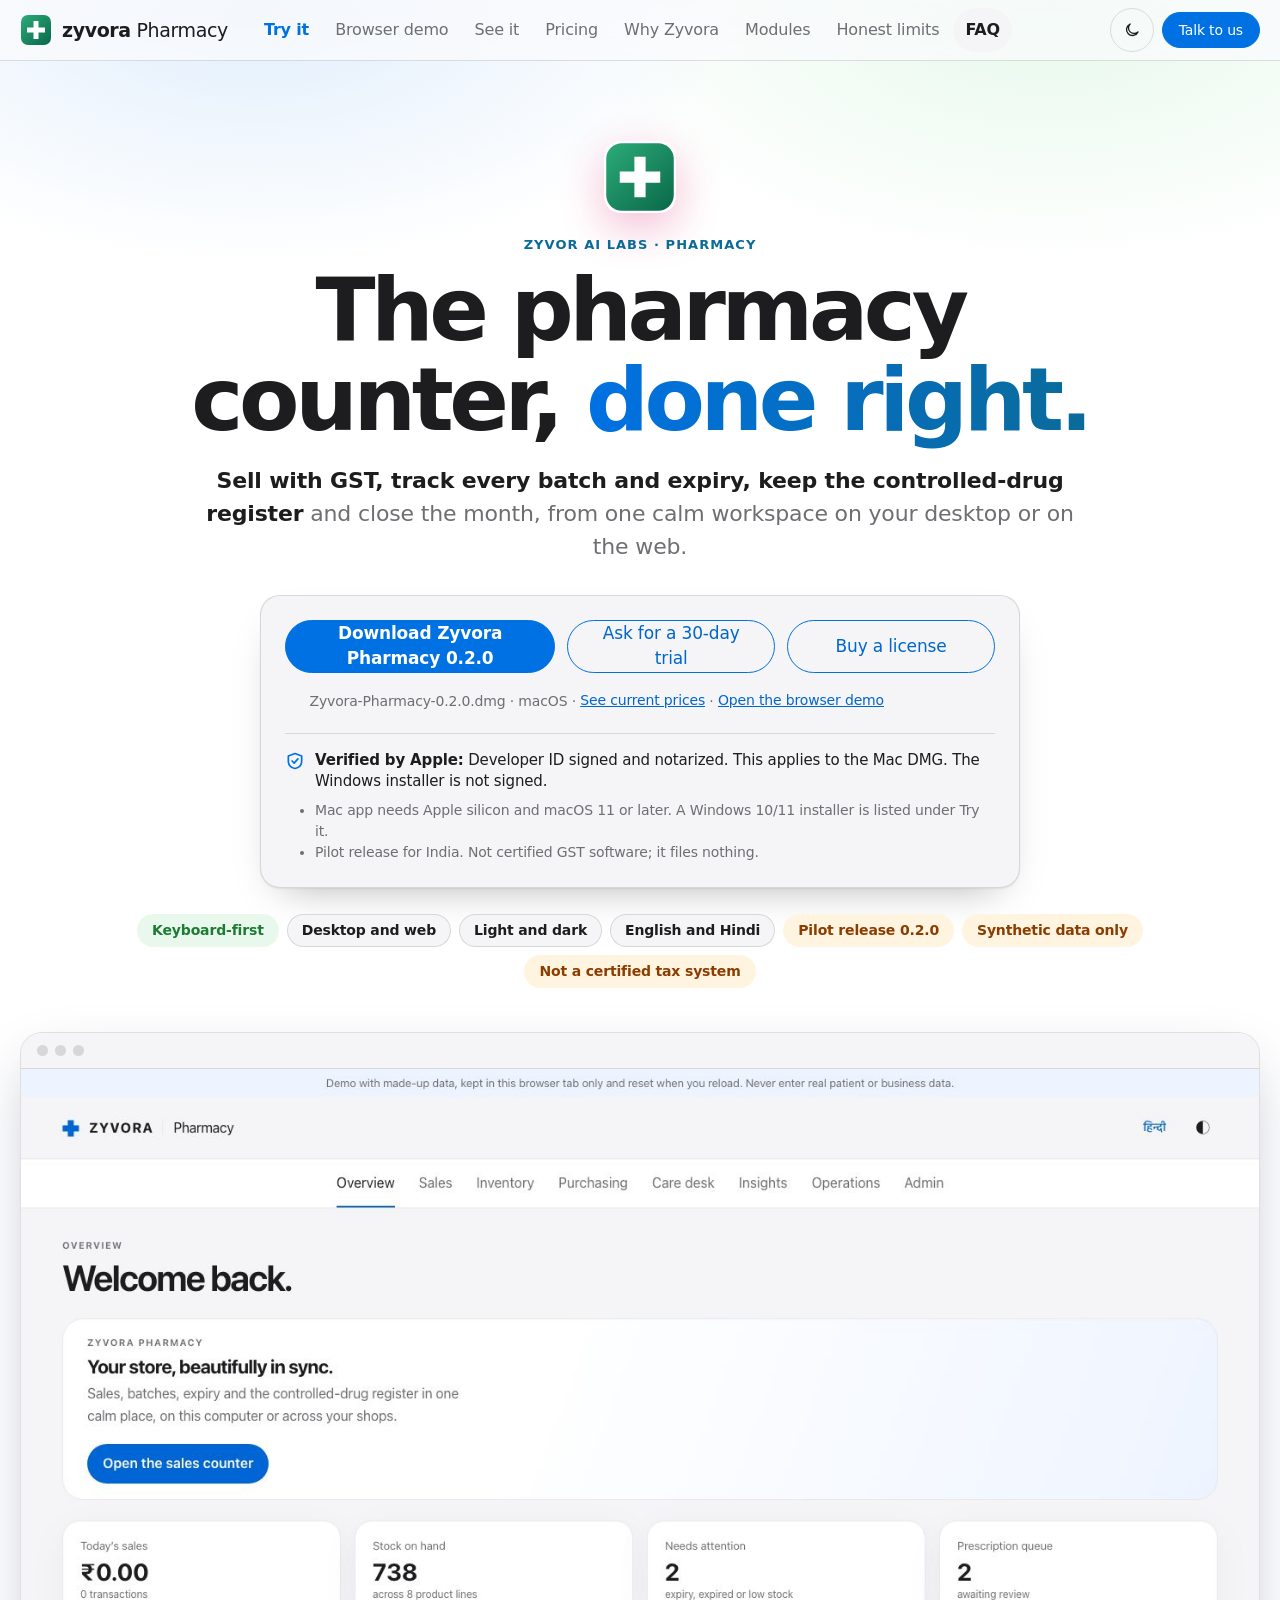
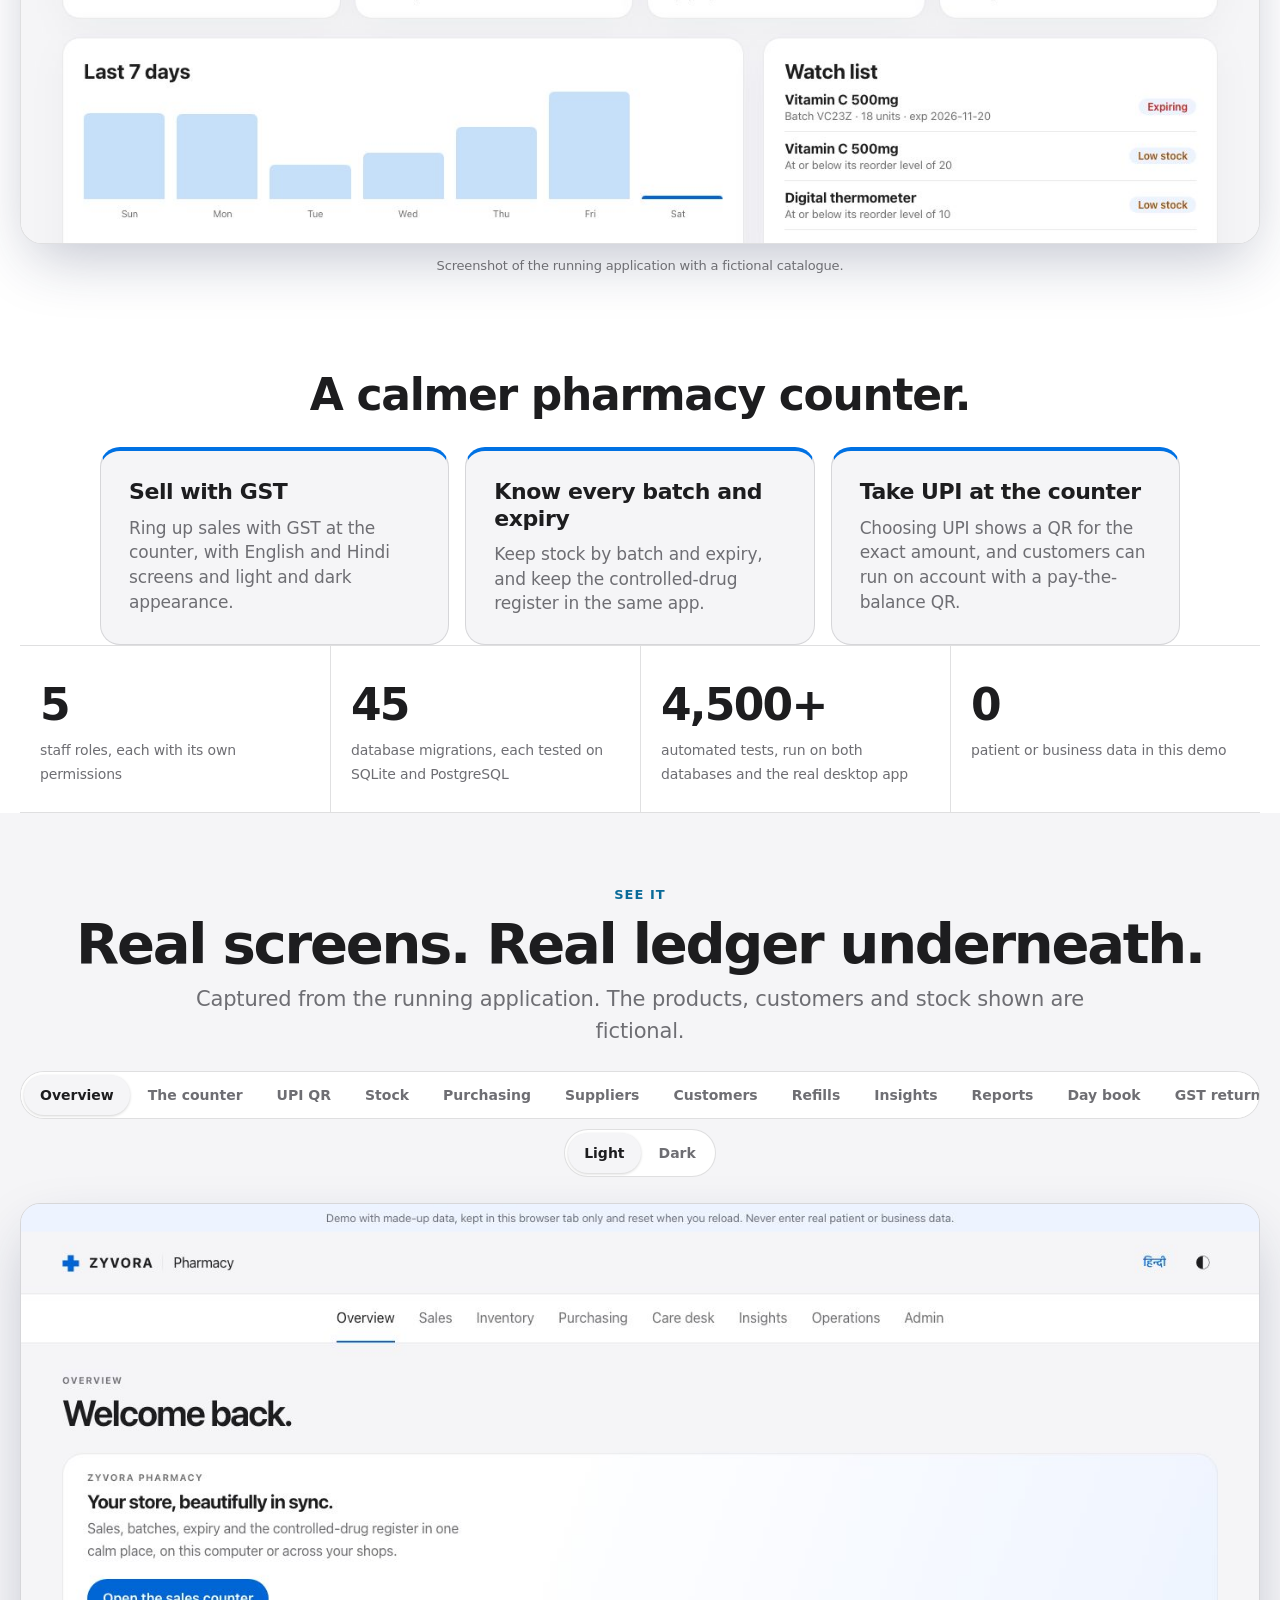
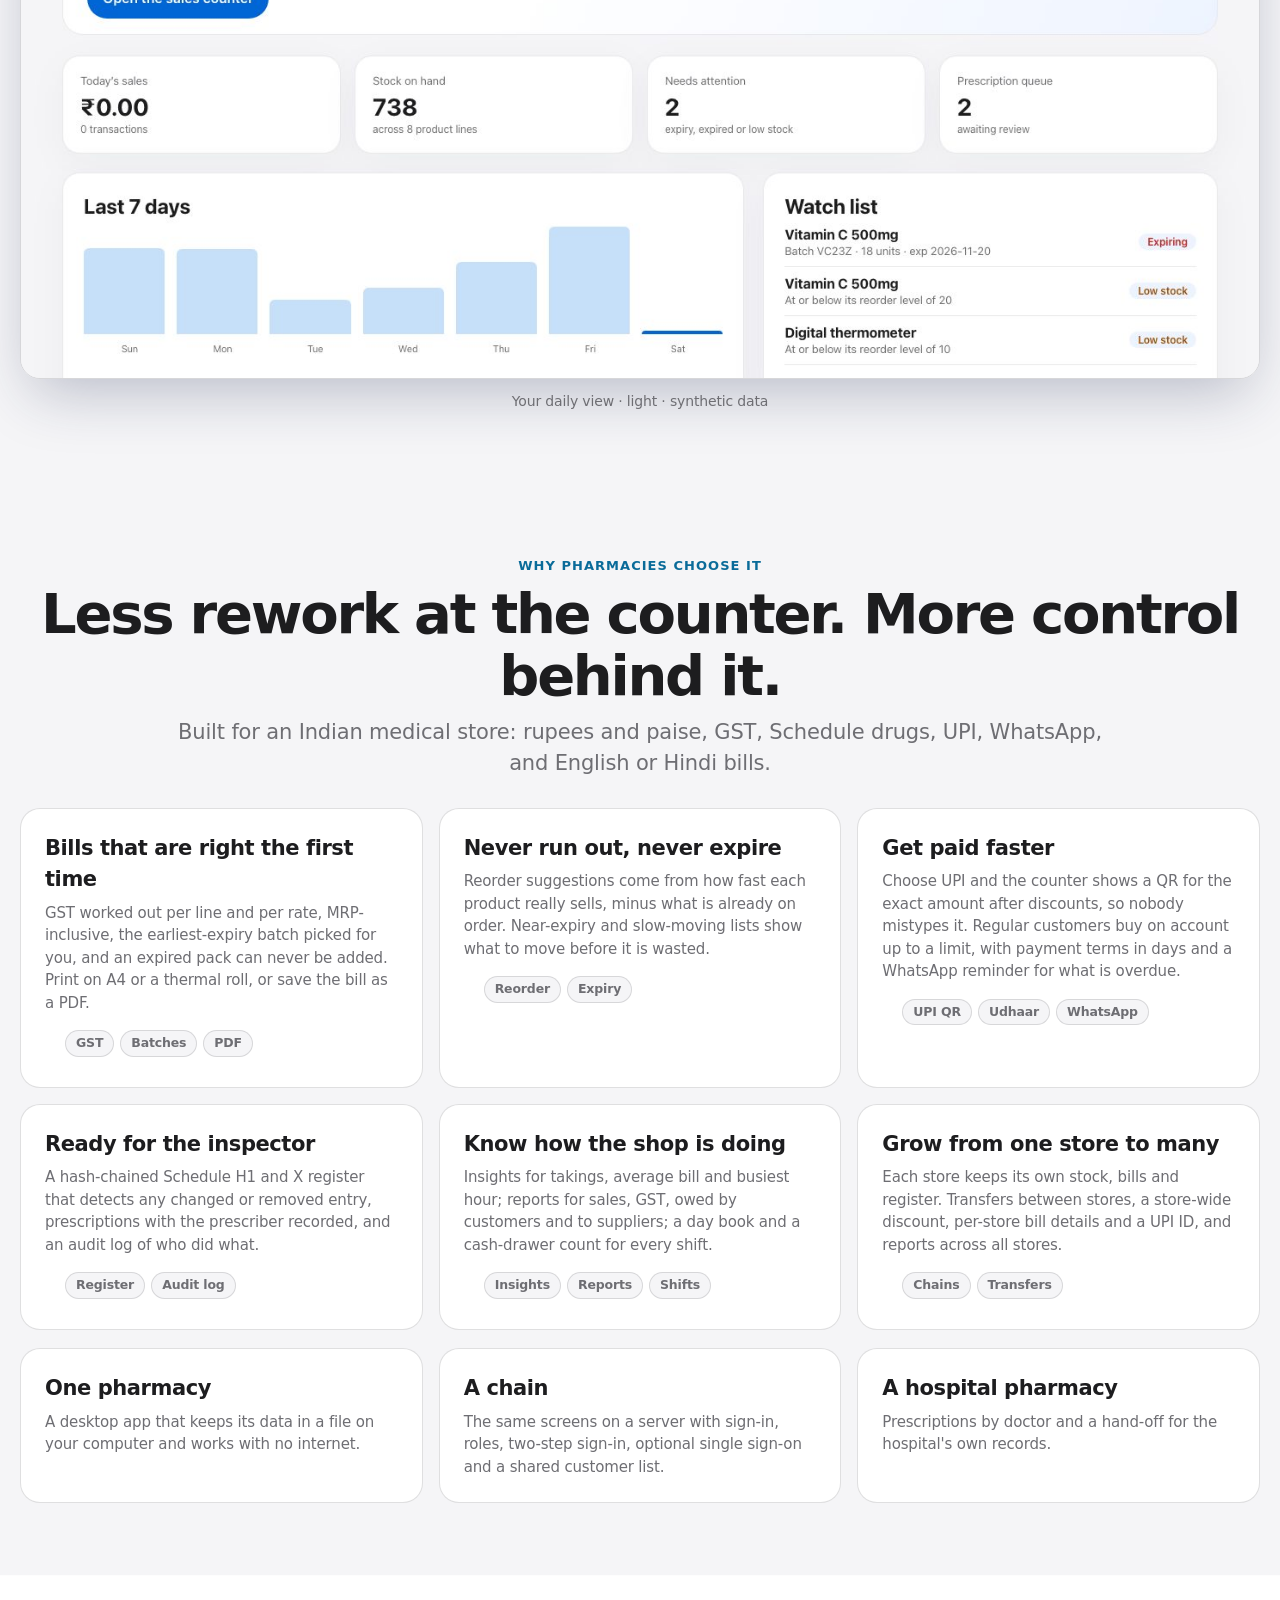
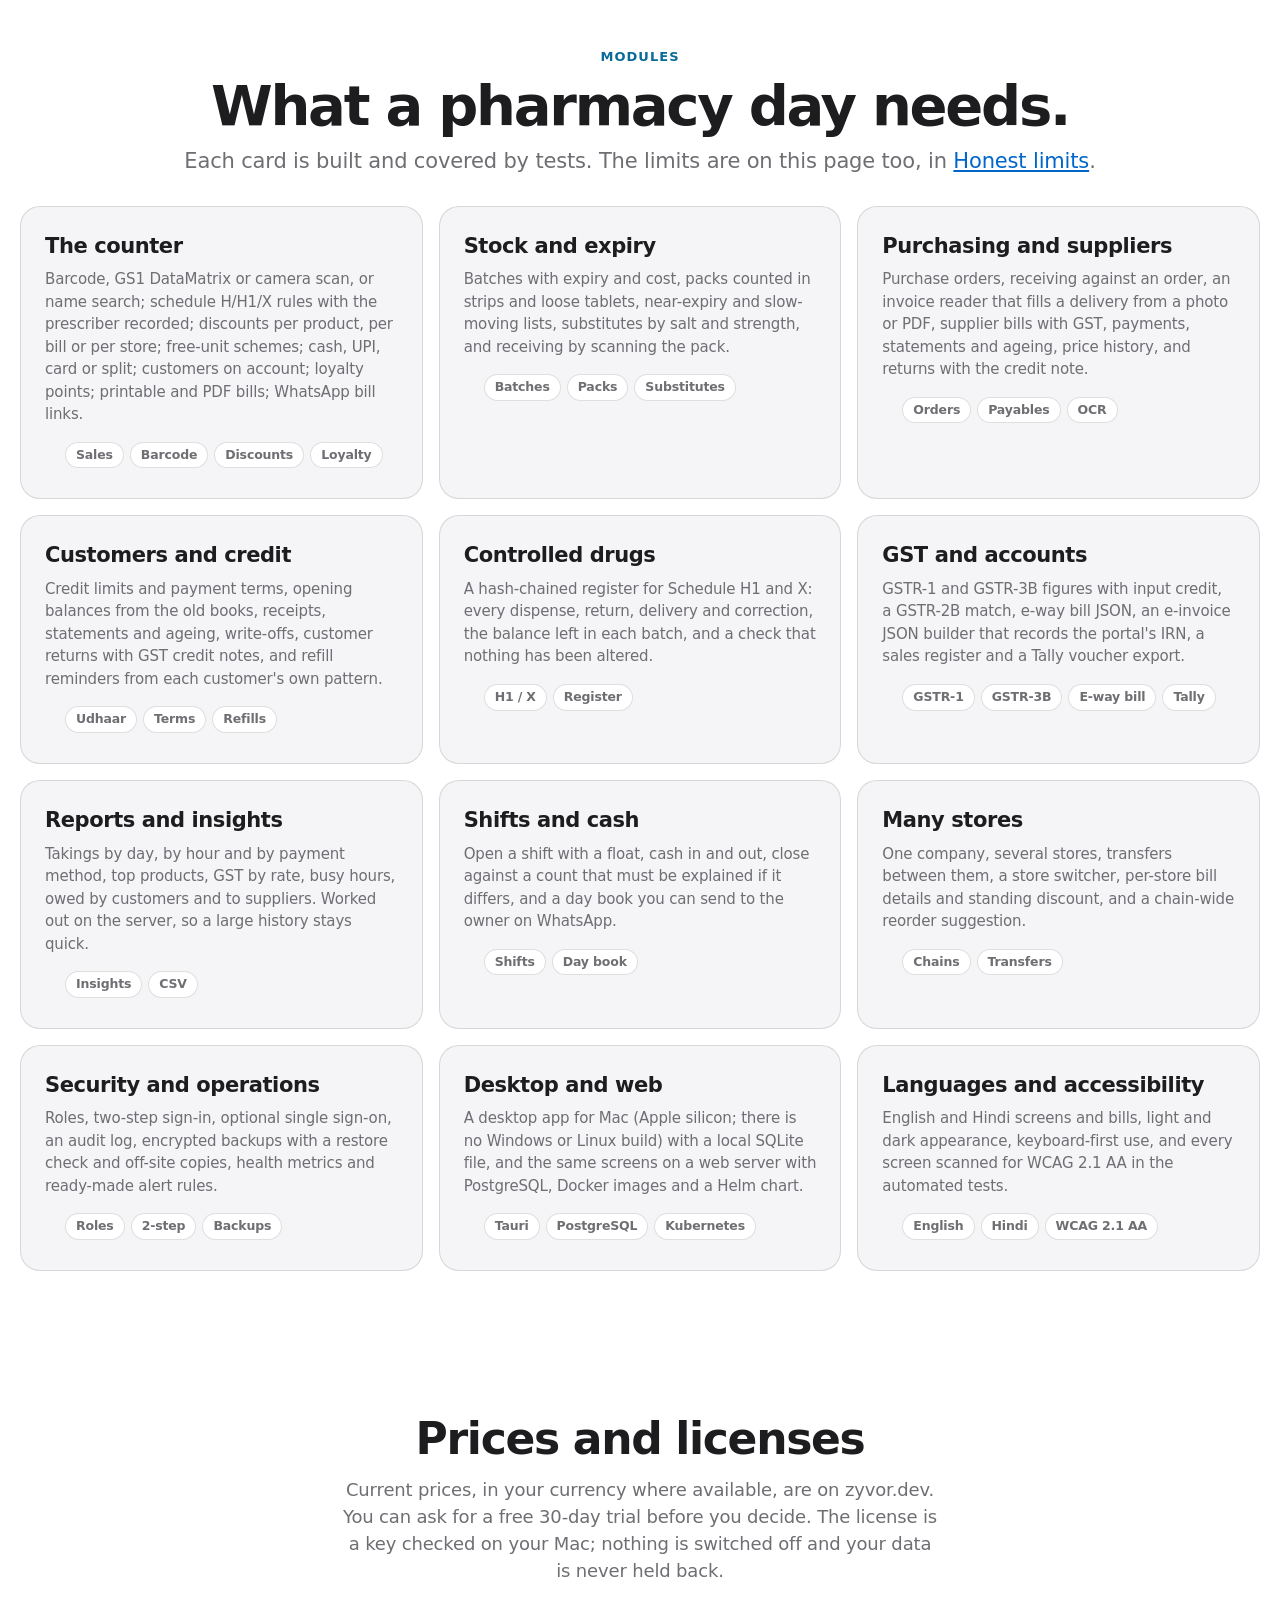
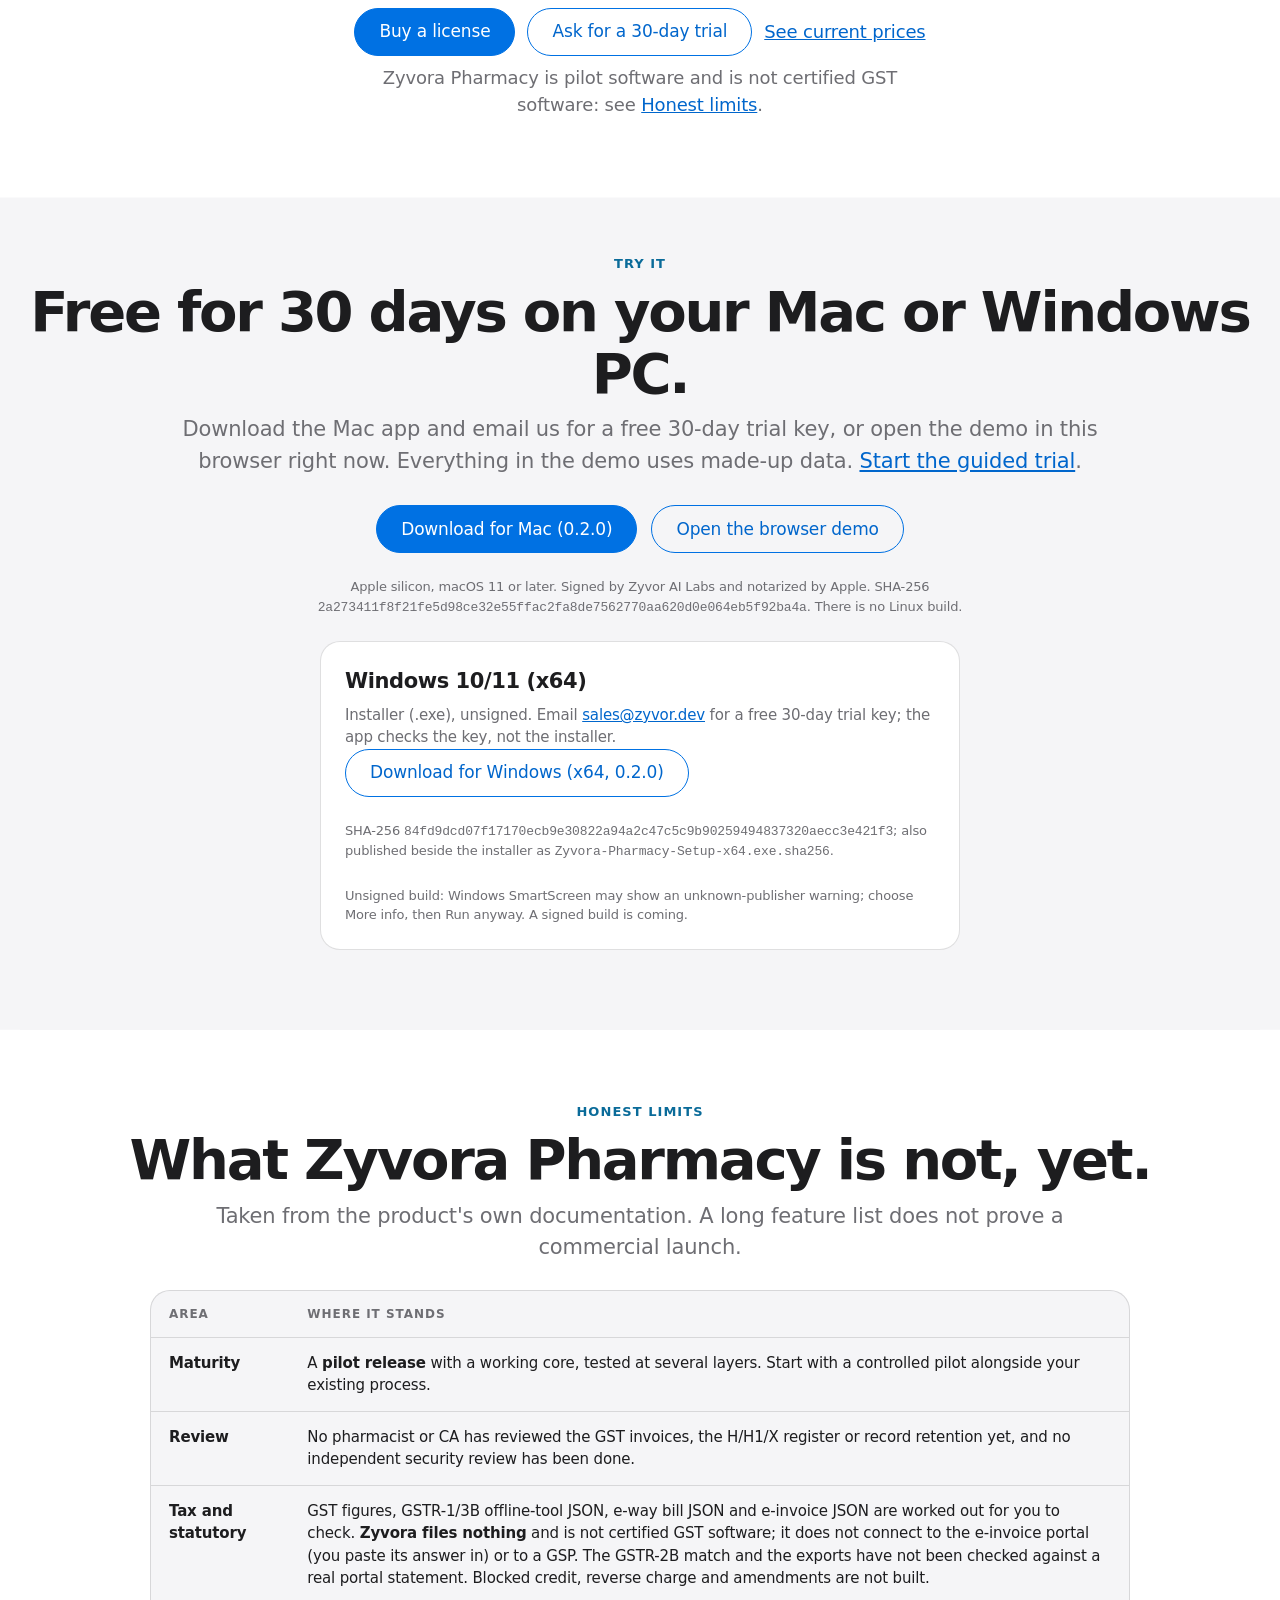
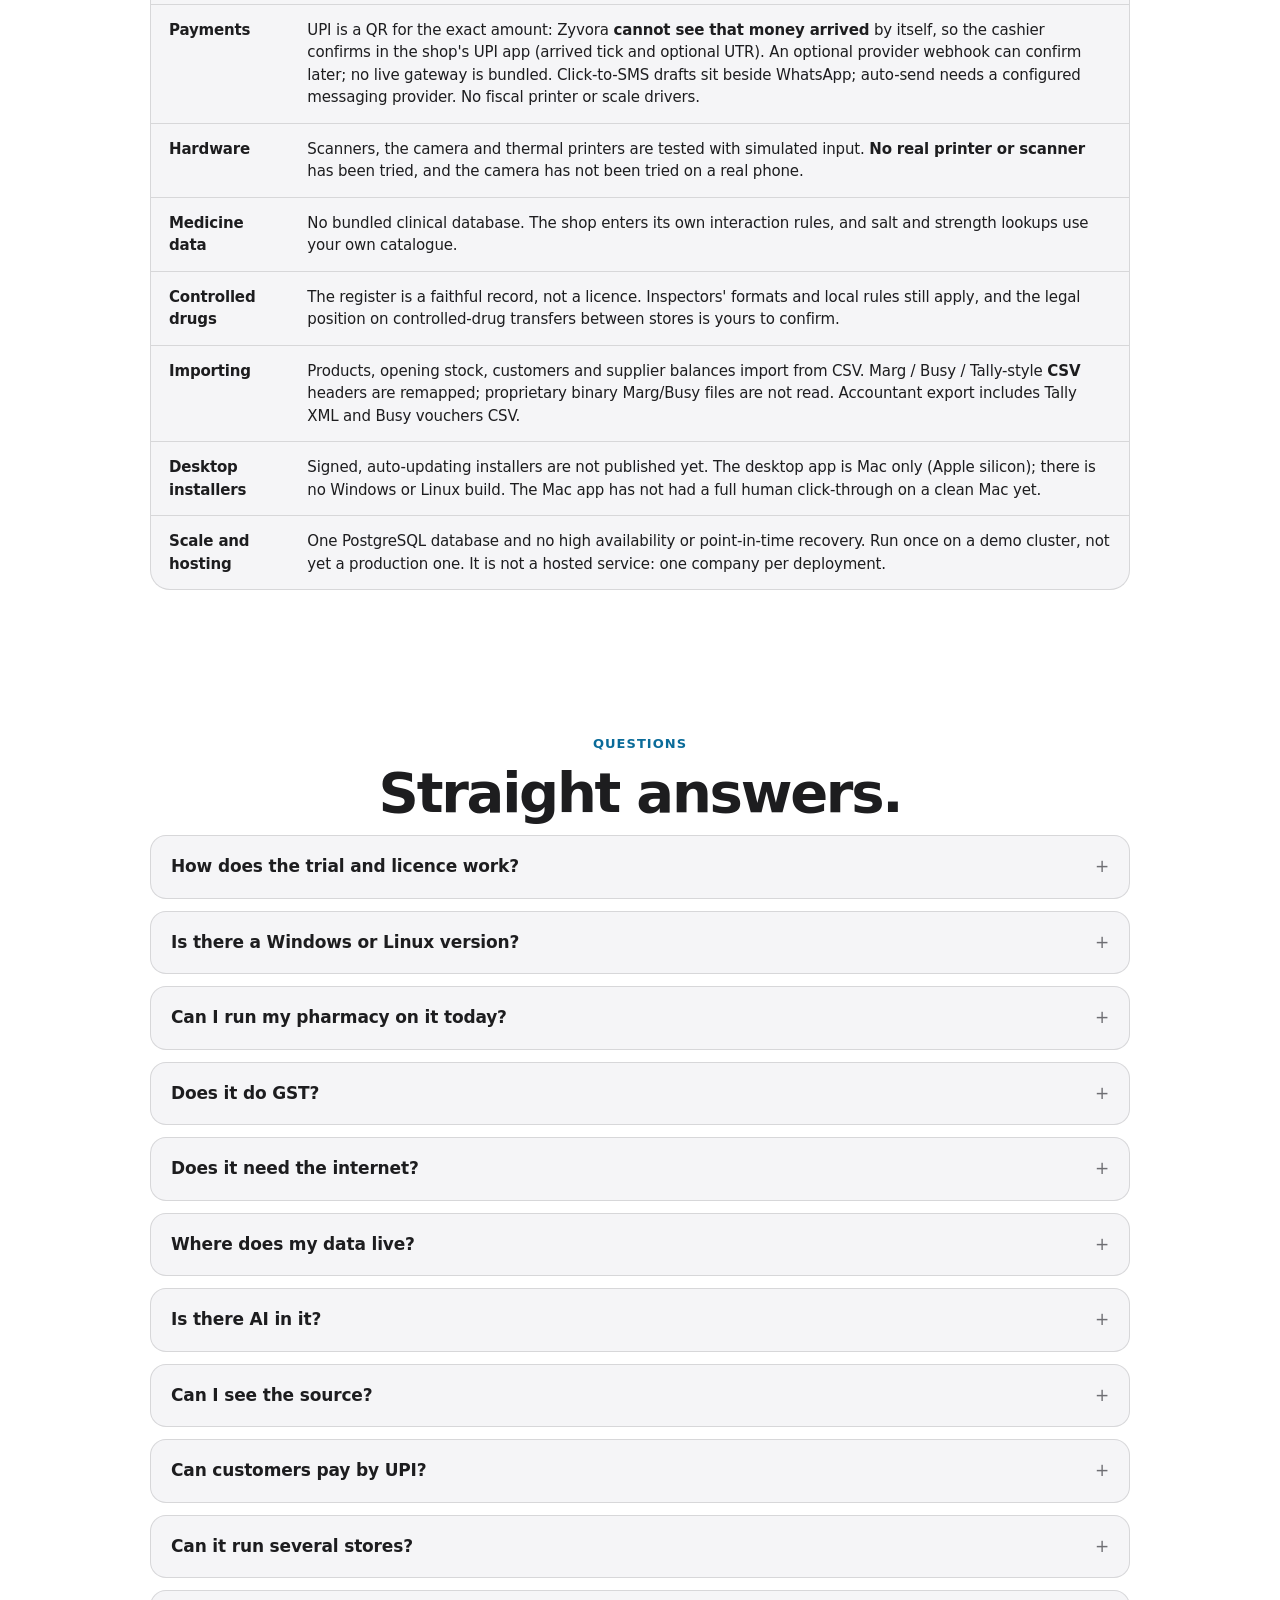
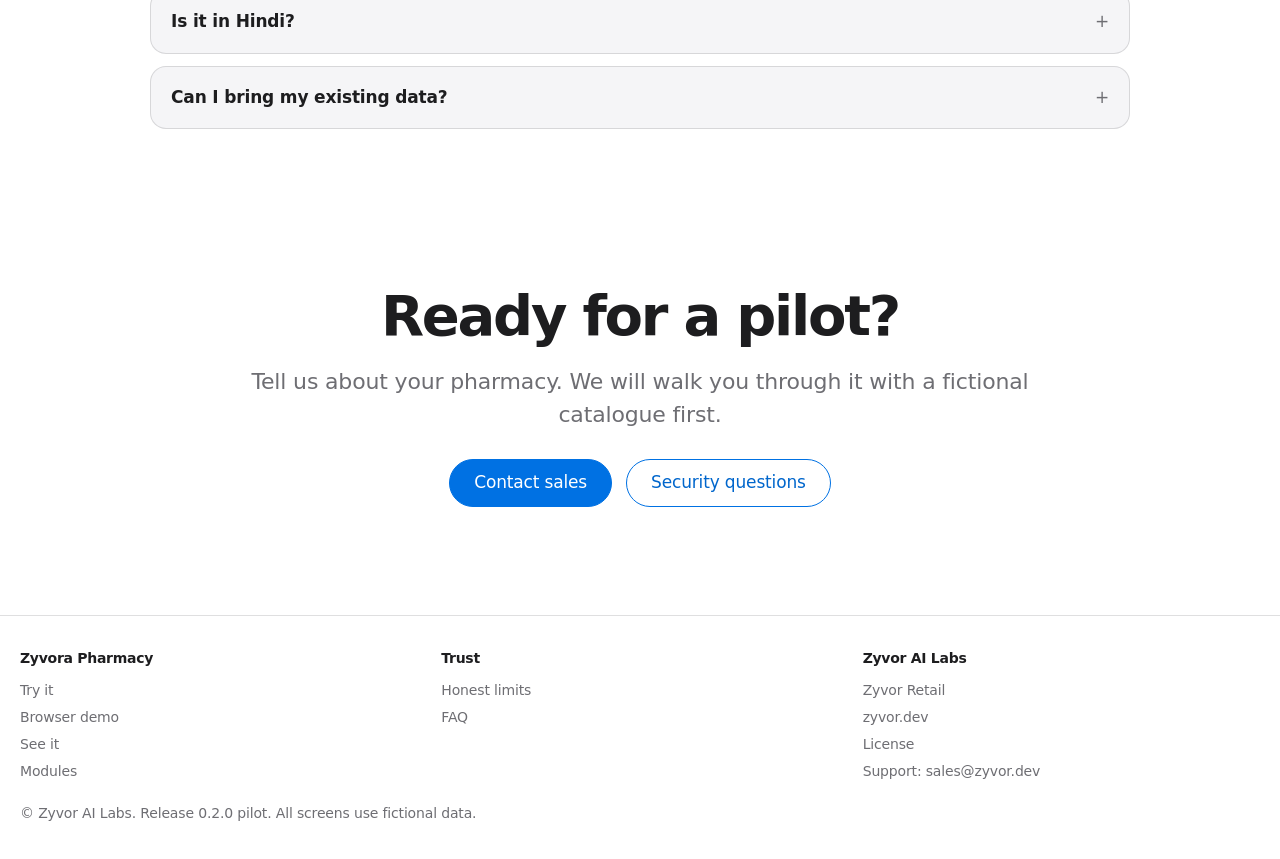
<file: index.html>
<!doctype html>
<html lang="en" data-theme="light">
<head>
<meta charset="utf-8"><meta name="viewport" content="width=device-width,initial-scale=1">
<title>Zyvora Pharmacy · The pharmacy counter, done right</title>
<meta name="description" content="Zyvora Pharmacy is a pharmacy counter and stock system for India: GST bills, batches and expiry, UPI QR at the counter, customers on account, Schedule H/H1/X and the controlled-drug register, purchasing, GST returns, reports and many stores. Desktop and web, English and Hindi.">
<meta name="theme-color" content="#ffffff">
<link rel="canonical" href="https://zyvorai.github.io/zyvor-pharma-site/">
<link rel="icon" href="assets/pharma.svg" type="image/svg+xml">
<meta property="og:type" content="website"><meta property="og:site_name" content="Zyvora Pharmacy"><meta property="og:title" content="Zyvora Pharmacy · The pharmacy counter, done right"><meta property="og:description" content="Zyvora Pharmacy is a pharmacy counter and stock system for India: GST, batches and expiry, Schedule H/H1/X and the controlled-drug register, purchasing, and GST returns."><meta property="og:url" content="https://zyvorai.github.io/zyvor-pharma-site/">
<meta name="keywords" content="pharmacy software India, pharmacy billing, GST pharmacy, medical store software, Schedule H1 register, batch and expiry, UPI QR, pharmacy inventory, chain pharmacy, Tally export, GSTR-1, e-way bill">
<meta property="og:image" content="https://zyvorai.github.io/zyvor-pharma-site/assets/og.png"><meta property="og:image:width" content="1200"><meta property="og:image:height" content="630"><meta property="og:image:alt" content="Zyvora Pharmacy: the pharmacy counter, done right">
<meta name="twitter:card" content="summary_large_image"><meta name="twitter:image" content="https://zyvorai.github.io/zyvor-pharma-site/assets/og.png">
<script type="application/ld+json">{"@context":"https://schema.org","@type":"SoftwareApplication","name":"Zyvora Pharmacy","applicationCategory":"BusinessApplication","operatingSystem":"macOS (Apple silicon), Windows 10/11 (x64)","description":"A pharmacy counter and stock system for India: GST, batches and expiry, Schedule H/H1/X, the controlled-drug register, purchasing and GST returns.","url":"https://zyvorai.github.io/zyvor-pharma-site/","publisher":{"@type":"Organization","name":"Zyvor AI Labs"}}</script>
<script src="theme.js"></script>
<link rel="stylesheet" href="site.css">
<link rel="stylesheet" href="assets/zyvor-buyer.css">

</head>
<body>
<a class="skip" href="#main">Skip to content</a>
<header class="bar">
  <a class="brand" href="#top" aria-label="Zyvora Pharmacy home">
    <img class="logo" src="assets/pharma.svg" alt="" width="32" height="32">
    <span class="wm"><b>zyvora</b> Pharmacy</span>
  </a>
  <nav id="sections" aria-label="Sections">
    <a class="nav-try" href="try/">Try it</a><a href="demo/">Browser demo</a><a href="#see">See it</a><a href="#pricing">Pricing</a><a href="#why">Why Zyvora</a><a href="#modules">Modules</a><a href="#honest">Honest limits</a><a href="#faq">FAQ</a>
  </nav>
  <div class="bar-actions">
    <button id="theme" class="icon" type="button" aria-pressed="false" aria-label="Switch to dark mode">
      <svg class="i-moon" viewBox="0 0 24 24" aria-hidden="true"><path d="M20 14.5A8 8 0 1 1 9.5 4a6.5 6.5 0 0 0 10.5 10.5z"/></svg>
      <svg class="i-sun" viewBox="0 0 24 24" aria-hidden="true"><circle cx="12" cy="12" r="4"/><path d="M12 2v2M12 20v2M4.9 4.9l1.4 1.4M17.7 17.7l1.4 1.4M2 12h2M20 12h2M4.9 19.1l1.4-1.4M17.7 6.3l1.4-1.4"/></svg>
    </button>
    <a class="btn primary small" href="mailto:sales@zyvor.dev?subject=Zyvora%20Pharmacy%20pilot">Talk to us</a>
  </div>
</header>
<main id="main">
<section class="hero" id="top">
  <img class="hero-z" src="assets/pharma.svg" alt="" width="72" height="72">
  <p class="kicker">Zyvor AI Labs · Pharmacy</p>
  <h1>The pharmacy counter, <em>done right.</em></h1>
  <p class="lede"><strong>Sell with GST, track every batch and expiry, keep the controlled-drug register</strong> and close the month, from one calm workspace on your desktop or on the web.</p>
  <div class="buyer" role="group" aria-label="Get Zyvora Pharmacy">
    <div class="actions">
      <a class="btn primary" href="https://github.com/zyvorai/zyvor-pharma-site/releases/download/v0.2.0/Zyvora-Pharmacy-0.2.0.dmg">Download Zyvora Pharmacy 0.2.0</a>
      <a class="btn ghost" href="https://zyvor.dev/contact?intent=trial&amp;product=zyvora-pharmacy" rel="noopener">Ask for a 30-day trial</a>
      <a class="btn ghost" href="https://zyvor.dev/buy" rel="noopener">Buy a license</a>
    </div>
    <p class="sub">Zyvora-Pharmacy-0.2.0.dmg &middot; macOS &middot; <a href="https://zyvor.dev/pricing" rel="noopener">See current prices</a> &middot; <a href="demo/">Open the browser demo</a></p>
    <p class="trust"><svg viewBox="0 0 24 24" fill="none" stroke="currentColor" stroke-width="2" stroke-linecap="round" stroke-linejoin="round" aria-hidden="true"><path d="M12 3l8 3v6c0 4.5-3.2 8-8 9-4.8-1-8-4.5-8-9V6z"/><path d="M8.5 12l2.5 2.5 4.5-5"/></svg><span><strong>Verified by Apple:</strong> Developer ID signed and notarized. This applies to the Mac DMG. The Windows installer is not signed.</span></p>
    <ul class="reqs"><li>Mac app needs Apple silicon and macOS 11 or later. A Windows 10/11 installer is listed under Try it.</li><li>Pilot release for India. Not certified GST software; it files nothing.</li></ul>
  </div>
  <ul class="chips" aria-label="Status"><li class="ok">Keyboard-first</li><li>Desktop and web</li><li>Light and dark</li><li>English and Hindi</li><li class="warn">Pilot release 0.2.0</li><li class="warn">Synthetic data only</li><li class="warn">Not a certified tax system</li></ul>
  <div class="window" role="group" aria-label="A screenshot of the Zyvora Pharmacy overview (synthetic data)"><div class="dots" aria-hidden="true"><i></i><i></i><i></i></div>
    <img class="only-light" src="shots/light-overview.jpg" alt="Zyvora Pharmacy overview (synthetic data)" width="1440" height="900" fetchpriority="high" decoding="async"><img class="only-dark" src="shots/dark-overview.jpg" alt="Zyvora Pharmacy overview in dark appearance (synthetic data)" width="1440" height="900" decoding="async"></div>
  <p class="foot">Screenshot of the running application with a fictional catalogue.</p>
</section>

<section class="outcomes" aria-labelledby="outcomes-h">
  <h2 id="outcomes-h">A calmer pharmacy counter.</h2>
  <ul class="tiles"><li class="tile"><h3>Sell with GST</h3><p>Ring up sales with GST at the counter, with English and Hindi screens and light and dark appearance.</p></li><li class="tile"><h3>Know every batch and expiry</h3><p>Keep stock by batch and expiry, and keep the controlled-drug register in the same app.</p></li><li class="tile"><h3>Take UPI at the counter</h3><p>Choosing UPI shows a QR for the exact amount, and customers can run on account with a pay-the-balance QR.</p></li></ul>
</section>

<section class="band" aria-label="By the numbers">
  <div><b>5</b><span>staff roles, each with its own permissions</span></div>
  <div><b>45</b><span>database migrations, each tested on SQLite and PostgreSQL</span></div>
  <div><b>4,500+</b><span>automated tests, run on both databases and the real desktop app</span></div>
  <div><b>0</b><span>patient or business data in this demo</span></div>
</section>

<section id="see" class="tint">
  <div class="center"><p class="kicker">See it</p><h2>Real screens. Real ledger underneath.</h2><p class="sub">Captured from the running application. The products, customers and stock shown are fictional.</p></div>
  <div class="controls">
    <div class="seg" role="radiogroup" aria-label="Screen" data-key="view"><button type="button" role="radio" aria-checked="true" data-value="overview">Overview</button><button type="button" role="radio" aria-checked="false" data-value="counter">The counter</button><button type="button" role="radio" aria-checked="false" data-value="upi">UPI QR</button><button type="button" role="radio" aria-checked="false" data-value="stock">Stock</button><button type="button" role="radio" aria-checked="false" data-value="orders">Purchasing</button><button type="button" role="radio" aria-checked="false" data-value="suppliers">Suppliers</button><button type="button" role="radio" aria-checked="false" data-value="customers">Customers</button><button type="button" role="radio" aria-checked="false" data-value="refills">Refills</button><button type="button" role="radio" aria-checked="false" data-value="insights">Insights</button><button type="button" role="radio" aria-checked="false" data-value="reports">Reports</button><button type="button" role="radio" aria-checked="false" data-value="daybook">Day book</button><button type="button" role="radio" aria-checked="false" data-value="gst">GST returns</button><button type="button" role="radio" aria-checked="false" data-value="register">Register</button><button type="button" role="radio" aria-checked="false" data-value="stores">Stores</button></div>
    <div class="seg" role="radiogroup" aria-label="Appearance" data-key="mode"><button type="button" role="radio" aria-checked="true" data-value="light">Light</button><button type="button" role="radio" aria-checked="false" data-value="dark">Dark</button></div>
  </div>
  <figure class="shot"><img id="shot" src="shots/light-overview.jpg" alt="Zyvora Pharmacy: Your daily view, light appearance, synthetic data" width="1440" height="900" loading="lazy"><figcaption id="shot-cap">Your daily view · light · synthetic data</figcaption></figure>
</section>

<section id="why" class="tint">
  <div class="center"><p class="kicker">Why pharmacies choose it</p><h2>Less rework at the counter. More control behind it.</h2><p class="sub">Built for an Indian medical store: rupees and paise, GST, Schedule drugs, UPI, WhatsApp, and English or Hindi bills.</p></div>
  <div class="grid"><div class="card rv"><h3>Bills that are right the first time</h3><p>GST worked out per line and per rate, MRP-inclusive, the earliest-expiry batch picked for you, and an expired pack can never be added. Print on A4 or a thermal roll, or save the bill as a PDF.</p><ul class="tags"><li>GST</li><li>Batches</li><li>PDF</li></ul></div><div class="card rv"><h3>Never run out, never expire</h3><p>Reorder suggestions come from how fast each product really sells, minus what is already on order. Near-expiry and slow-moving lists show what to move before it is wasted.</p><ul class="tags"><li>Reorder</li><li>Expiry</li></ul></div><div class="card rv"><h3>Get paid faster</h3><p>Choose UPI and the counter shows a QR for the exact amount after discounts, so nobody mistypes it. Regular customers buy on account up to a limit, with payment terms in days and a WhatsApp reminder for what is overdue.</p><ul class="tags"><li>UPI QR</li><li>Udhaar</li><li>WhatsApp</li></ul></div><div class="card rv"><h3>Ready for the inspector</h3><p>A hash-chained Schedule H1 and X register that detects any changed or removed entry, prescriptions with the prescriber recorded, and an audit log of who did what.</p><ul class="tags"><li>Register</li><li>Audit log</li></ul></div><div class="card rv"><h3>Know how the shop is doing</h3><p>Insights for takings, average bill and busiest hour; reports for sales, GST, owed by customers and to suppliers; a day book and a cash-drawer count for every shift.</p><ul class="tags"><li>Insights</li><li>Reports</li><li>Shifts</li></ul></div><div class="card rv"><h3>Grow from one store to many</h3><p>Each store keeps its own stock, bills and register. Transfers between stores, a store-wide discount, per-store bill details and a UPI ID, and reports across all stores.</p><ul class="tags"><li>Chains</li><li>Transfers</li></ul></div></div>
  <div class="grid who"><div class="card rv"><h3>One pharmacy</h3><p>A desktop app that keeps its data in a file on your computer and works with no internet.</p></div><div class="card rv"><h3>A chain</h3><p>The same screens on a server with sign-in, roles, two-step sign-in, optional single sign-on and a shared customer list.</p></div><div class="card rv"><h3>A hospital pharmacy</h3><p>Prescriptions by doctor and a hand-off for the hospital's own records.</p></div></div>
</section>

<section id="modules">
  <div class="center"><p class="kicker">Modules</p><h2>What a pharmacy day needs.</h2><p class="sub">Each card is built and covered by tests. The limits are on this page too, in <a href="#honest">Honest limits</a>.</p></div>
  <div class="grid"><div class="card rv"><h3>The counter</h3><p>Barcode, GS1 DataMatrix or camera scan, or name search; schedule H/H1/X rules with the prescriber recorded; discounts per product, per bill or per store; free-unit schemes; cash, UPI, card or split; customers on account; loyalty points; printable and PDF bills; WhatsApp bill links.</p><ul class="tags"><li>Sales</li><li>Barcode</li><li>Discounts</li><li>Loyalty</li></ul></div><div class="card rv"><h3>Stock and expiry</h3><p>Batches with expiry and cost, packs counted in strips and loose tablets, near-expiry and slow-moving lists, substitutes by salt and strength, and receiving by scanning the pack.</p><ul class="tags"><li>Batches</li><li>Packs</li><li>Substitutes</li></ul></div><div class="card rv"><h3>Purchasing and suppliers</h3><p>Purchase orders, receiving against an order, an invoice reader that fills a delivery from a photo or PDF, supplier bills with GST, payments, statements and ageing, price history, and returns with the credit note.</p><ul class="tags"><li>Orders</li><li>Payables</li><li>OCR</li></ul></div><div class="card rv"><h3>Customers and credit</h3><p>Credit limits and payment terms, opening balances from the old books, receipts, statements and ageing, write-offs, customer returns with GST credit notes, and refill reminders from each customer's own pattern.</p><ul class="tags"><li>Udhaar</li><li>Terms</li><li>Refills</li></ul></div><div class="card rv"><h3>Controlled drugs</h3><p>A hash-chained register for Schedule H1 and X: every dispense, return, delivery and correction, the balance left in each batch, and a check that nothing has been altered.</p><ul class="tags"><li>H1 / X</li><li>Register</li></ul></div><div class="card rv"><h3>GST and accounts</h3><p>GSTR-1 and GSTR-3B figures with input credit, a GSTR-2B match, e-way bill JSON, an e-invoice JSON builder that records the portal's IRN, a sales register and a Tally voucher export.</p><ul class="tags"><li>GSTR-1</li><li>GSTR-3B</li><li>E-way bill</li><li>Tally</li></ul></div><div class="card rv"><h3>Reports and insights</h3><p>Takings by day, by hour and by payment method, top products, GST by rate, busy hours, owed by customers and to suppliers. Worked out on the server, so a large history stays quick.</p><ul class="tags"><li>Insights</li><li>CSV</li></ul></div><div class="card rv"><h3>Shifts and cash</h3><p>Open a shift with a float, cash in and out, close against a count that must be explained if it differs, and a day book you can send to the owner on WhatsApp.</p><ul class="tags"><li>Shifts</li><li>Day book</li></ul></div><div class="card rv"><h3>Many stores</h3><p>One company, several stores, transfers between them, a store switcher, per-store bill details and standing discount, and a chain-wide reorder suggestion.</p><ul class="tags"><li>Chains</li><li>Transfers</li></ul></div><div class="card rv"><h3>Security and operations</h3><p>Roles, two-step sign-in, optional single sign-on, an audit log, encrypted backups with a restore check and off-site copies, health metrics and ready-made alert rules.</p><ul class="tags"><li>Roles</li><li>2-step</li><li>Backups</li></ul></div><div class="card rv"><h3>Desktop and web</h3><p>A desktop app for Mac (Apple silicon; there is no Windows or Linux build) with a local SQLite file, and the same screens on a web server with PostgreSQL, Docker images and a Helm chart.</p><ul class="tags"><li>Tauri</li><li>PostgreSQL</li><li>Kubernetes</li></ul></div><div class="card rv"><h3>Languages and accessibility</h3><p>English and Hindi screens and bills, light and dark appearance, keyboard-first use, and every screen scanned for WCAG 2.1 AA in the automated tests.</p><ul class="tags"><li>English</li><li>Hindi</li><li>WCAG 2.1 AA</li></ul></div></div>
</section>

<section class="buy-pointer" id="pricing" aria-labelledby="pricing-h">
  <h2 id="pricing-h">Prices and licenses</h2>
  <p>Current prices, in your currency where available, are on zyvor.dev. You can ask for a free 30-day trial before you decide. The license is a key checked on your Mac; nothing is switched off and your data is never held back.</p>
  <p class="cta"><a class="btn primary" href="https://zyvor.dev/buy" rel="noopener">Buy a license</a><a class="btn ghost" href="https://zyvor.dev/contact?intent=trial&amp;product=zyvora-pharmacy" rel="noopener">Ask for a 30-day trial</a><a class="textlink" href="https://zyvor.dev/pricing" rel="noopener">See current prices</a></p>
  <p class="small">Zyvora Pharmacy is pilot software and is not certified GST software: see <a href="#honest">Honest limits</a>.</p>
</section>

<section class="tint try-band" id="install">
  <div class="center"><p class="kicker">Try it</p><h2>Free for 30 days on your Mac or Windows PC.</h2><p class="sub">Download the Mac app and email us for a free 30-day trial key, or open the demo in this browser right now. Everything in the demo uses made-up data. <a href="try/">Start the guided trial</a>.</p></div>
  <div class="cta"><a class="btn primary" href="https://github.com/zyvorai/zyvor-pharma-site/releases/download/v0.2.0/Zyvora-Pharmacy-0.2.0.dmg">Download for Mac (0.2.0)</a><a class="btn" href="demo/">Open the browser demo</a></div>
  <p class="small center">Apple silicon, macOS 11 or later. Signed by Zyvor AI Labs and notarized by Apple. SHA-256 <code>2a273411f8f21fe5d98ce32e55ffac2fa8de7562770aa620d0e064eb5f92ba4a</code>. There is no Linux build.</p>
  <div class="center"><div class="card rv" style="max-width:640px;margin:1.5rem auto;text-align:left"><h3>Windows 10/11 (x64)</h3><p>Installer (.exe), unsigned. Email <a href="mailto:sales@zyvor.dev?subject=Zyvora%20Pharmacy%20Windows%2030-day%20trial%20key">sales@zyvor.dev</a> for a free 30-day trial key; the app checks the key, not the installer.</p><p><a class="btn" href="https://github.com/zyvorai/zyvor-pharma-site/releases/download/v0.2.0-windows/Zyvora-Pharmacy-Setup-x64.exe">Download for Windows (x64, 0.2.0)</a></p><p class="small">SHA-256 <code>84fd9dcd07f17170ecb9e30822a94a2c47c5c9b90259494837320aecc3e421f3</code>; also published beside the installer as <code>Zyvora-Pharmacy-Setup-x64.exe.sha256</code>.</p><p class="small">Unsigned build: Windows SmartScreen may show an unknown-publisher warning; choose More info, then Run anyway. A signed build is coming.</p></div></div>
</section>

<section id="honest">
  <div class="center"><p class="kicker">Honest limits</p><h2>What Zyvora Pharmacy is not, yet.</h2><p class="sub">Taken from the product's own documentation. A long feature list does not prove a commercial launch.</p></div>
  <table><thead><tr><th>Area</th><th>Where it stands</th></tr></thead><tbody><tr><td>Maturity</td><td>A <b>pilot release</b> with a working core, tested at several layers. Start with a controlled pilot alongside your existing process.</td></tr><tr><td>Review</td><td>No pharmacist or CA has reviewed the GST invoices, the H/H1/X register or record retention yet, and no independent security review has been done.</td></tr><tr><td>Tax and statutory</td><td>GST figures, GSTR-1/3B offline-tool JSON, e-way bill JSON and e-invoice JSON are worked out for you to check. <b>Zyvora files nothing</b> and is not certified GST software; it does not connect to the e-invoice portal (you paste its answer in) or to a GSP. The GSTR-2B match and the exports have not been checked against a real portal statement. Blocked credit, reverse charge and amendments are not built.</td></tr><tr><td>Payments</td><td>UPI is a QR for the exact amount: Zyvora <b>cannot see that money arrived</b> by itself, so the cashier confirms in the shop's UPI app (arrived tick and optional UTR). An optional provider webhook can confirm later; no live gateway is bundled. Click-to-SMS drafts sit beside WhatsApp; auto-send needs a configured messaging provider. No fiscal printer or scale drivers.</td></tr><tr><td>Hardware</td><td>Scanners, the camera and thermal printers are tested with simulated input. <b>No real printer or scanner</b> has been tried, and the camera has not been tried on a real phone.</td></tr><tr><td>Medicine data</td><td>No bundled clinical database. The shop enters its own interaction rules, and salt and strength lookups use your own catalogue.</td></tr><tr><td>Controlled drugs</td><td>The register is a faithful record, not a licence. Inspectors' formats and local rules still apply, and the legal position on controlled-drug transfers between stores is yours to confirm.</td></tr><tr><td>Importing</td><td>Products, opening stock, customers and supplier balances import from CSV. Marg / Busy / Tally-style <b>CSV</b> headers are remapped; proprietary binary Marg/Busy files are not read. Accountant export includes Tally XML and Busy vouchers CSV.</td></tr><tr><td>Desktop installers</td><td>Signed, auto-updating installers are not published yet. The desktop app is Mac only (Apple silicon); there is no Windows or Linux build. The Mac app has not had a full human click-through on a clean Mac yet.</td></tr><tr><td>Scale and hosting</td><td>One PostgreSQL database and no high availability or point-in-time recovery. Run once on a demo cluster, not yet a production one. It is not a hosted service: one company per deployment.</td></tr></tbody></table>
</section>

<section id="faq">
  <div class="center"><p class="kicker">Questions</p><h2>Straight answers.</h2></div>
  <details><summary>How does the trial and licence work?</summary><p>Email <a href="mailto:sales@zyvor.dev?subject=Zyvora%20Pharmacy%2030-day%20trial%20key">sales@zyvor.dev</a> for a free 30-day trial key and paste it into Settings, Licence. A paid licence is a key in the same way. It is checked on your Mac with no internet. Nothing is ever switched off and your data is never held back if a key is missing or has expired. Prices are in the <a href="#pricing">Pricing</a> section.</p></details><details><summary>Is there a Windows or Linux version?</summary><p>No. Zyvora Pharmacy is a Mac app (Apple silicon) for now, plus the browser demo. The earlier Windows installers were withdrawn.</p></details><details><summary>Can I run my pharmacy on it today?</summary><p>Treat it as a pilot. The counter, stock, purchasing, register and GST workings are built and tested, but filing, payment gateways and hardware drivers are not there. Run it alongside your current process first.</p></details><details><summary>Does it do GST?</summary><p>It works out bills, returns and credit in the way the law sets them out and exports files for the GST offline tool, the e-way bill portal and Tally. It does not file anything and is not certified GST software.</p></details><details><summary>Does it need the internet?</summary><p>No. The desktop app runs on your own Mac. The browser demo runs entirely in your browser.</p></details><details><summary>Where does my data live?</summary><p>On your computer (a SQLite file) for the desktop app, or in your own PostgreSQL for the server.</p></details><details><summary>Is there AI in it?</summary><p>There is an optional invoice reader that fills a delivery from a photo or PDF, running in the app. Suggestions (reorder, refills) are arithmetic from your own history, and the screen shows the working.</p></details><details><summary>Can I see the source?</summary><p>The source repository is private. Ask sales what can be shared with evaluators; the trial uses published container images, not the source.</p></details>
<details><summary>Can customers pay by UPI?</summary><p>Yes, at the counter: set the shop's UPI ID once, and choosing UPI shows a QR for the exact amount that PhonePe, Google Pay, Paytm and other UPI apps open. A bill left on account prints a pay-the-balance QR. Zyvora cannot see the payment arrive by itself, so the cashier ticks that it arrived (optional UTR) before Checkout. A server webhook can confirm later when a provider is wired in.</p></details><details><summary>Can it run several stores?</summary><p>Yes. Each store keeps its own stock, bills and register, with transfers between stores, a store switcher, and reports for one store or all. Customers and their credit limit are shared across the company.</p></details><details><summary>Is it in Hindi?</summary><p>The screens and bills can be shown in English or Hindi, or both on one bill. Bill PDFs are in English for now.</p></details><details><summary>Can I bring my existing data?</summary><p>Products, opening stock with expiry and cost, customers with opening balances, and supplier balances import from CSV with a row-by-row check. Marg, Busy and Tally-style CSV column names are remapped onto Zyvor's templates. Proprietary binary Marg/Busy files are not read.</p></details>
</section>

<section class="final">
  <h2>Ready for a pilot?</h2>
  <p class="lede">Tell us about your pharmacy. We will walk you through it with a fictional catalogue first.</p>
  <div class="cta"><a class="btn primary" href="mailto:sales@zyvor.dev?subject=Zyvora%20Pharmacy%20pilot">Contact sales</a><a class="btn" href="mailto:security@zyvor.dev?subject=Zyvora%20Pharmacy%20security%20questions">Security questions</a></div>
</section>
</main>
<footer>
  <div class="cols">
    <div><h3>Zyvora Pharmacy</h3><a href="try/">Try it</a><a href="demo/">Browser demo</a><a href="#see">See it</a><a href="#modules">Modules</a></div>
    <div><h3>Trust</h3><a href="#honest">Honest limits</a><a href="#faq">FAQ</a></div>
    <div><h3>Zyvor AI Labs</h3><a href="https://zyvorai.github.io/zyvor-retail-site/">Zyvor Retail</a><a href="https://zyvor.dev">zyvor.dev</a><a href="https://github.com/zyvorai/zyvor-pharma-site/blob/main/LICENSE">License</a><a href="mailto:sales@zyvor.dev">Support: sales@zyvor.dev</a></div>
  </div>
  <p>&copy; Zyvor AI Labs. Release 0.2.0 pilot. All screens use fictional data.</p>
</footer>
<script src="site.js"></script>

</body>
</html>
</file>
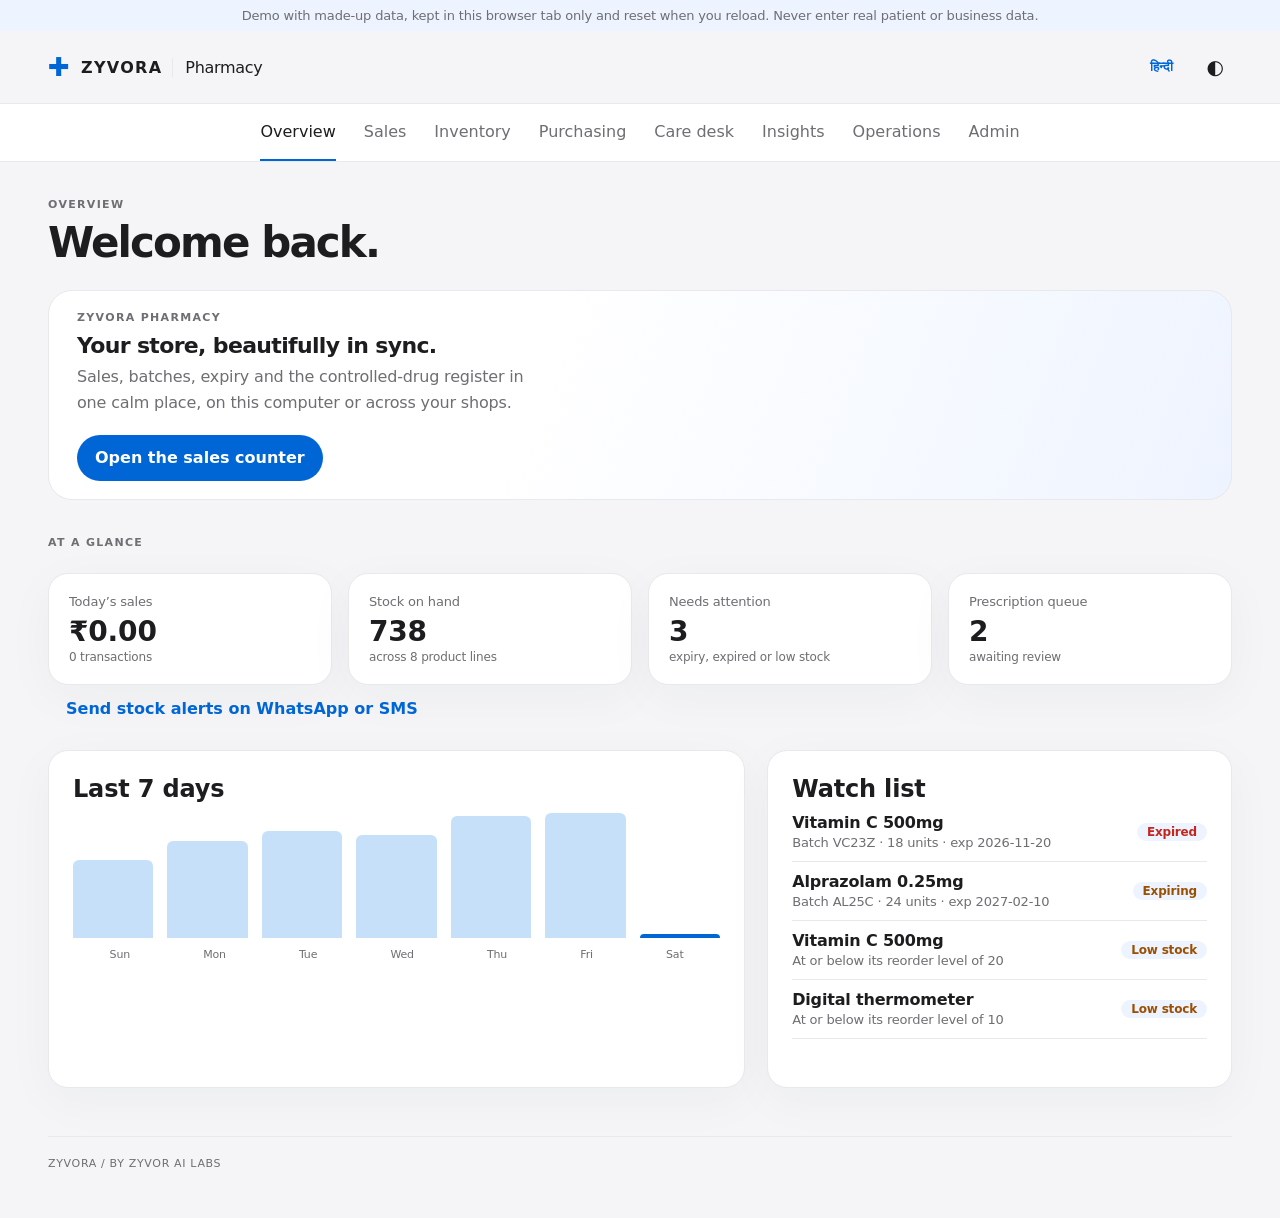
<file: demo/index.html>
<!doctype html>
<html lang="en">
  <head>
    <meta charset="UTF-8" />
    <meta name="viewport" content="width=device-width, initial-scale=1" />
    <title>Zyvora Pharmacy</title>
    <script type="module" crossorigin src="./assets/index-9fUWThB0.js"></script>
    <link rel="stylesheet" crossorigin href="./assets/index-BsPxzOBV.css">
  </head>
  <body>
    <div id="root"></div>
  </body>
</html>
</file>
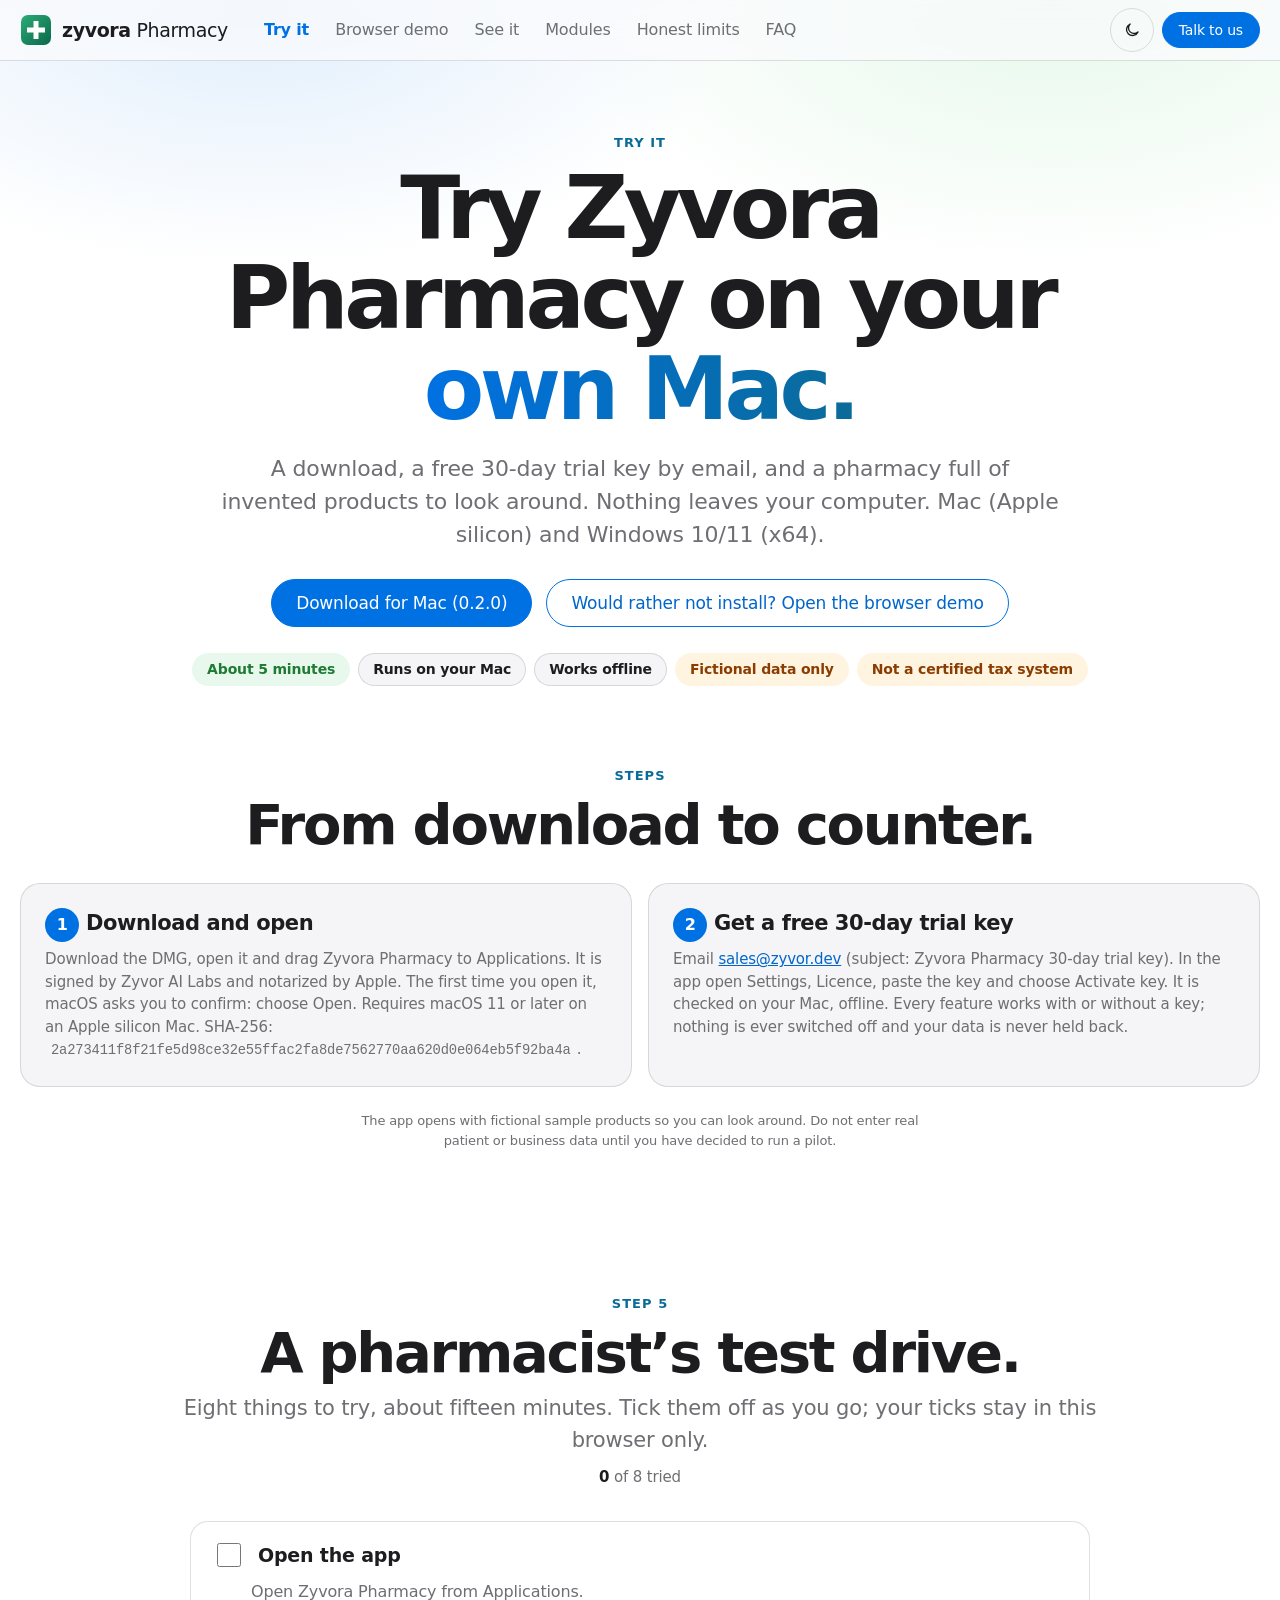
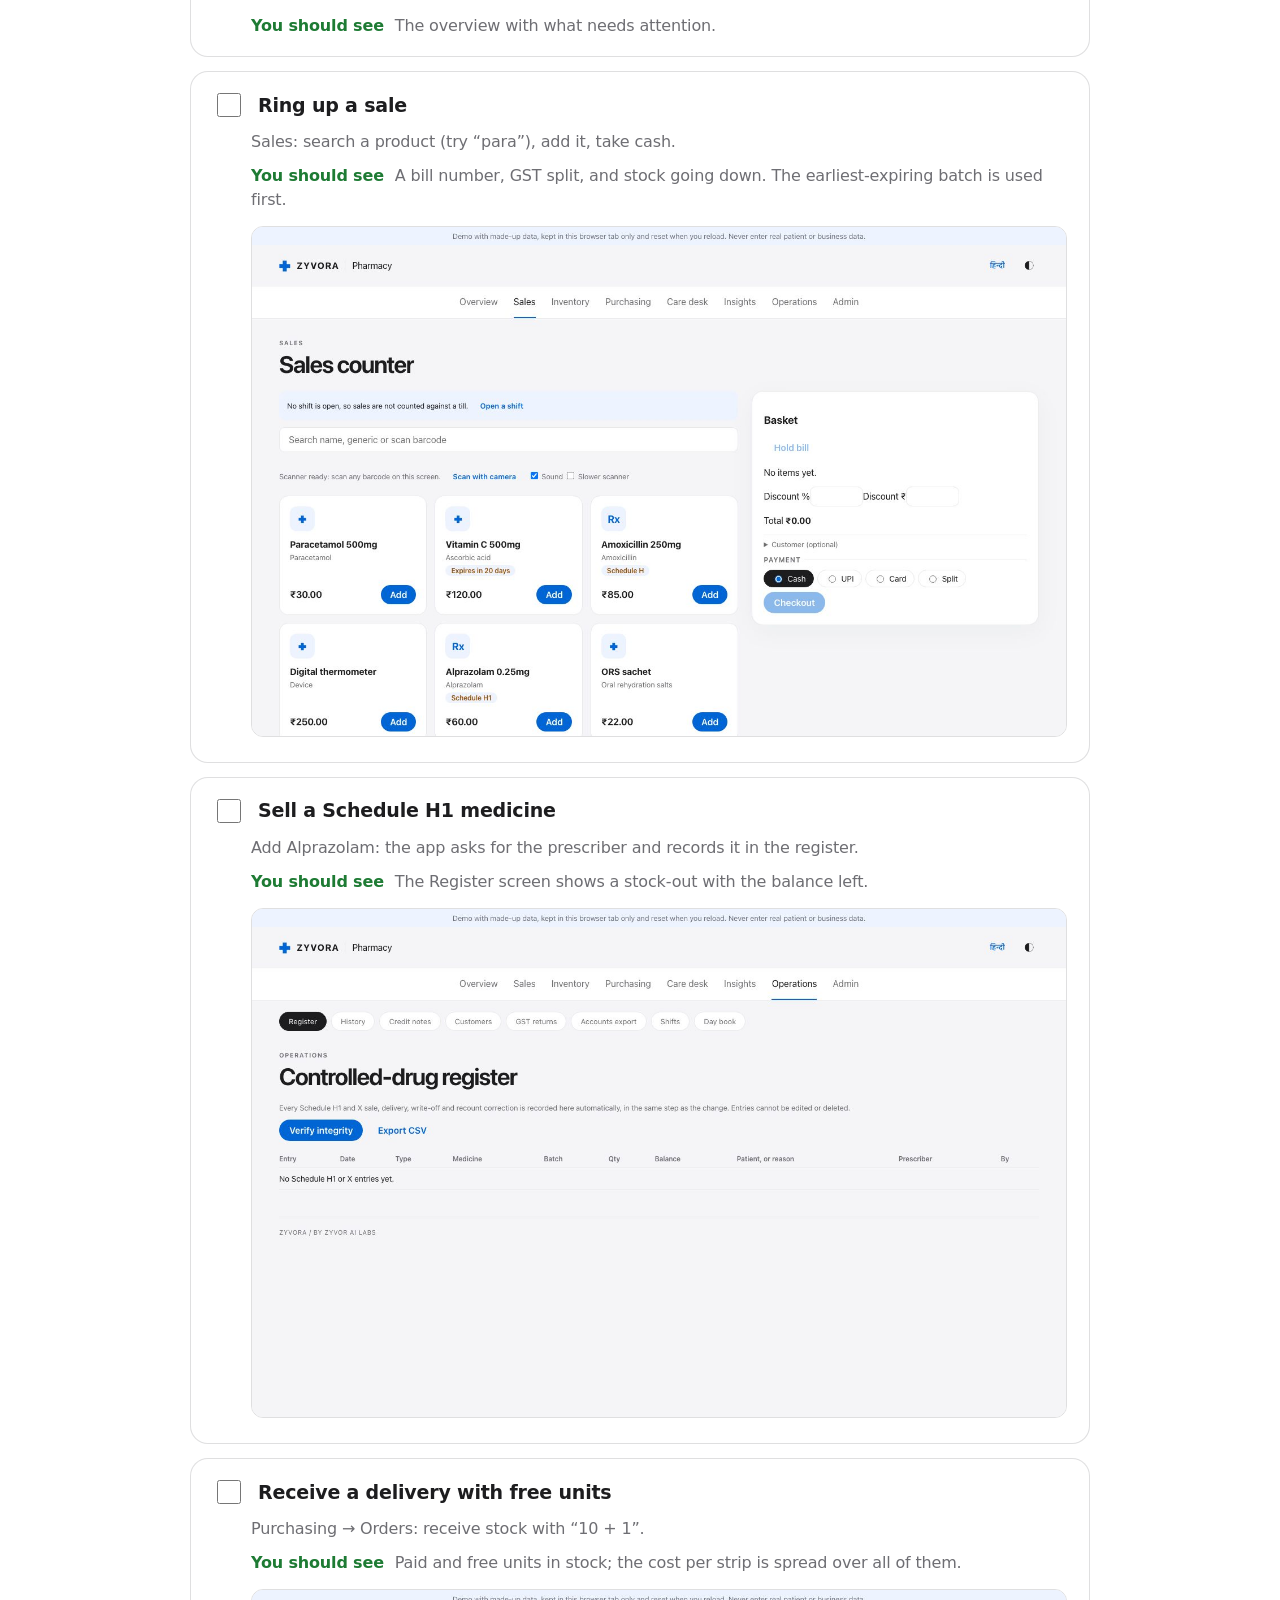
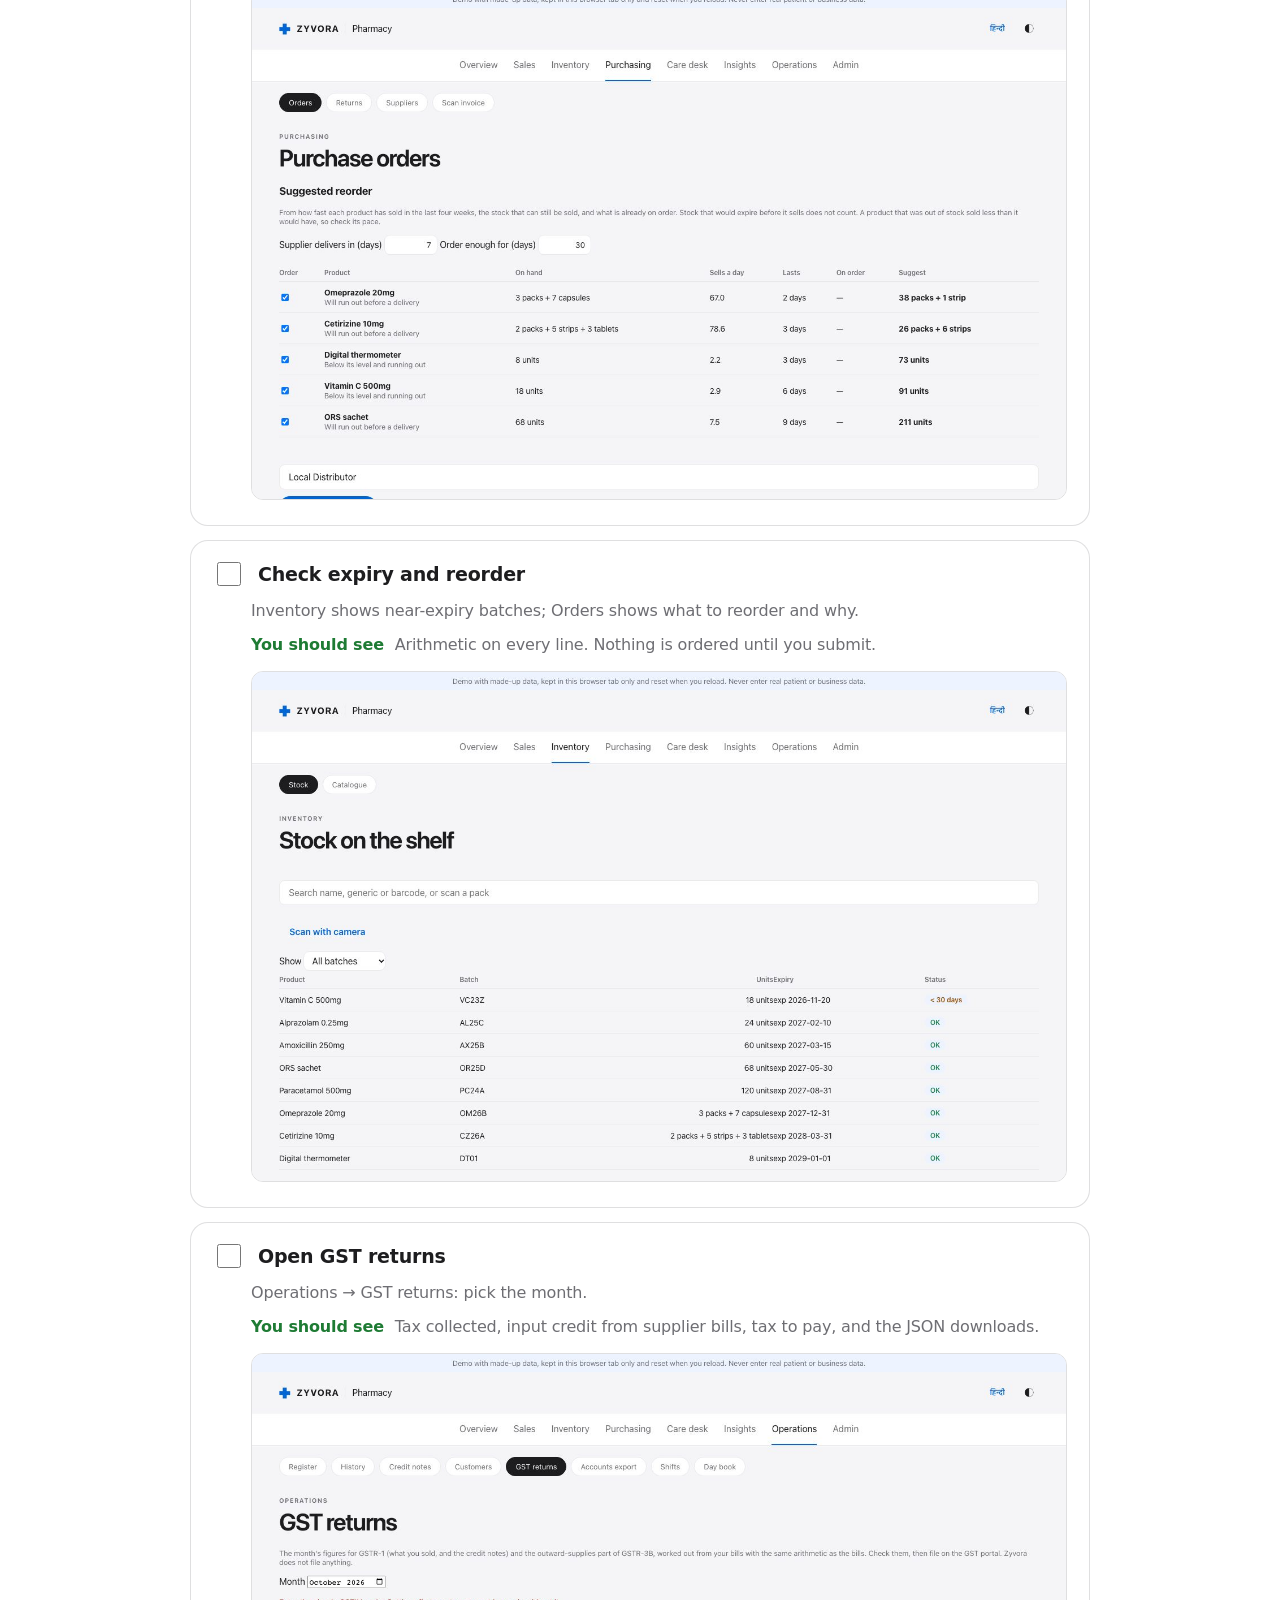
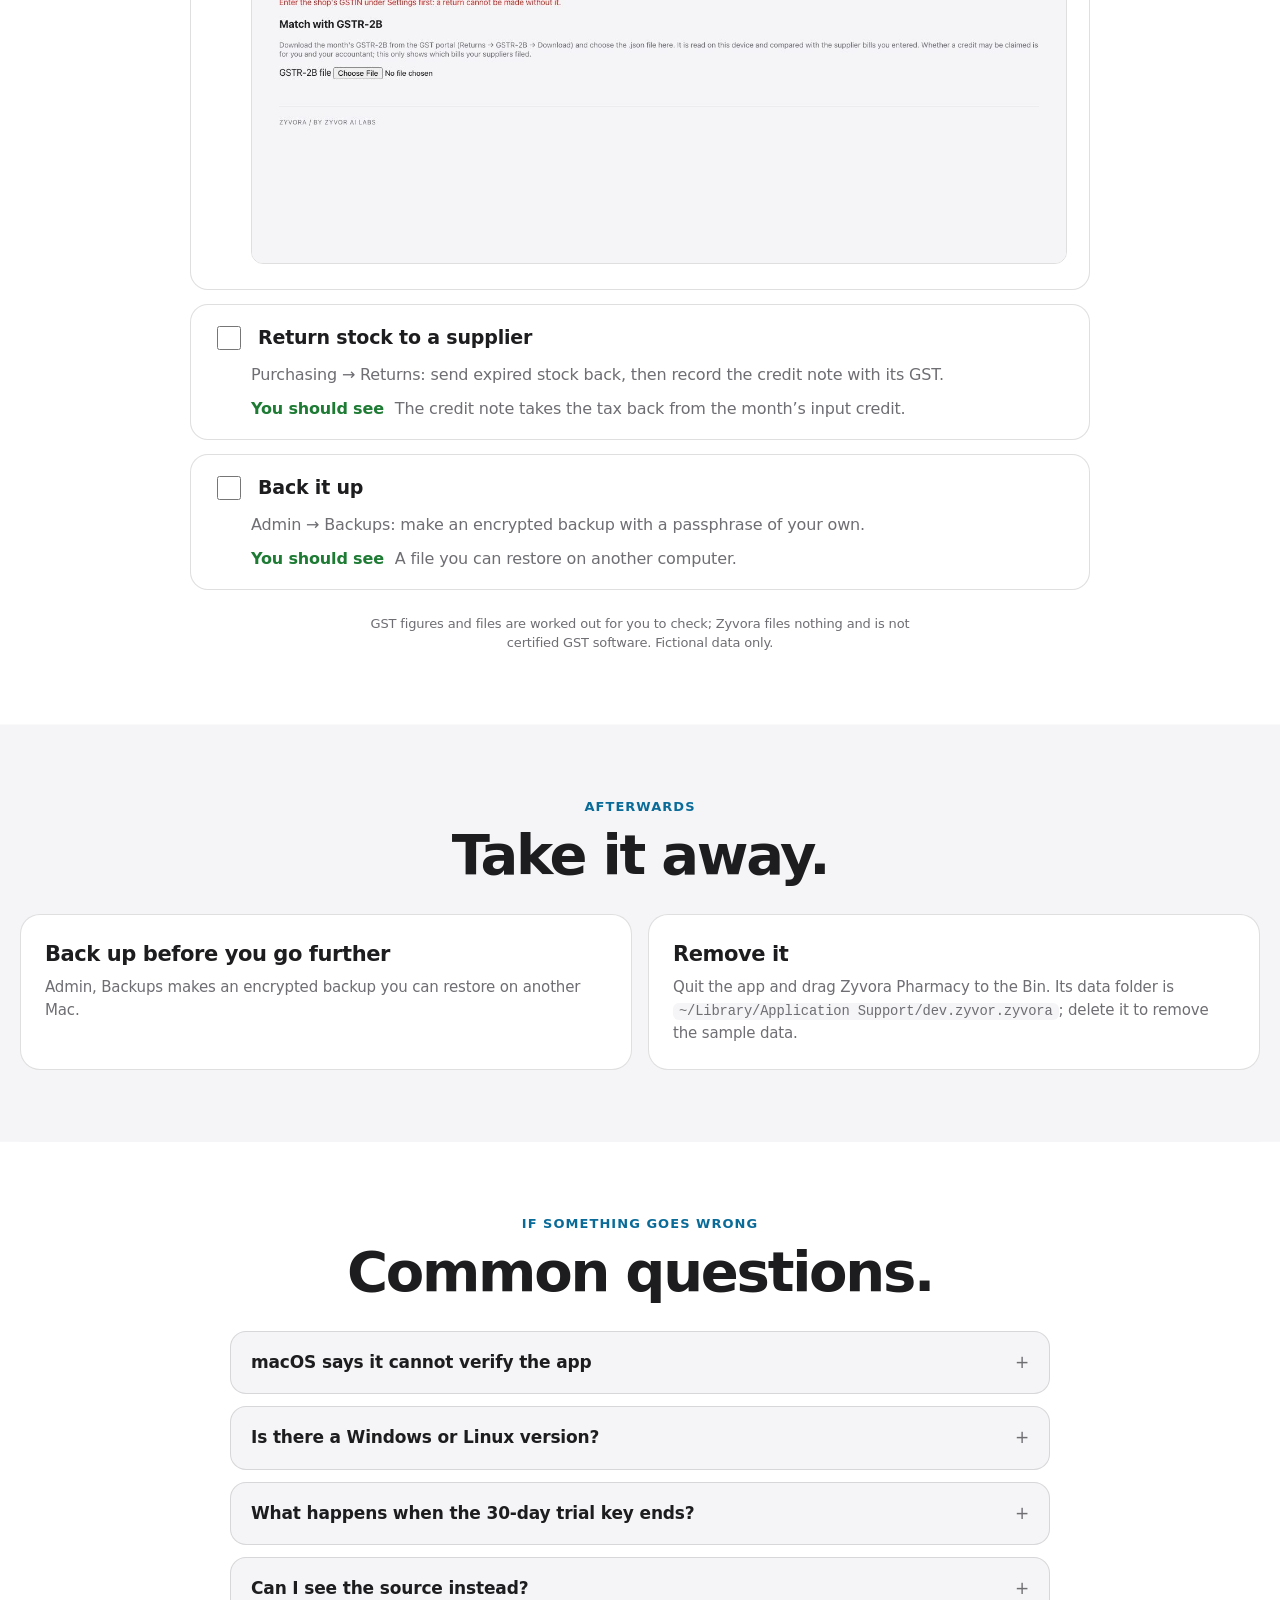
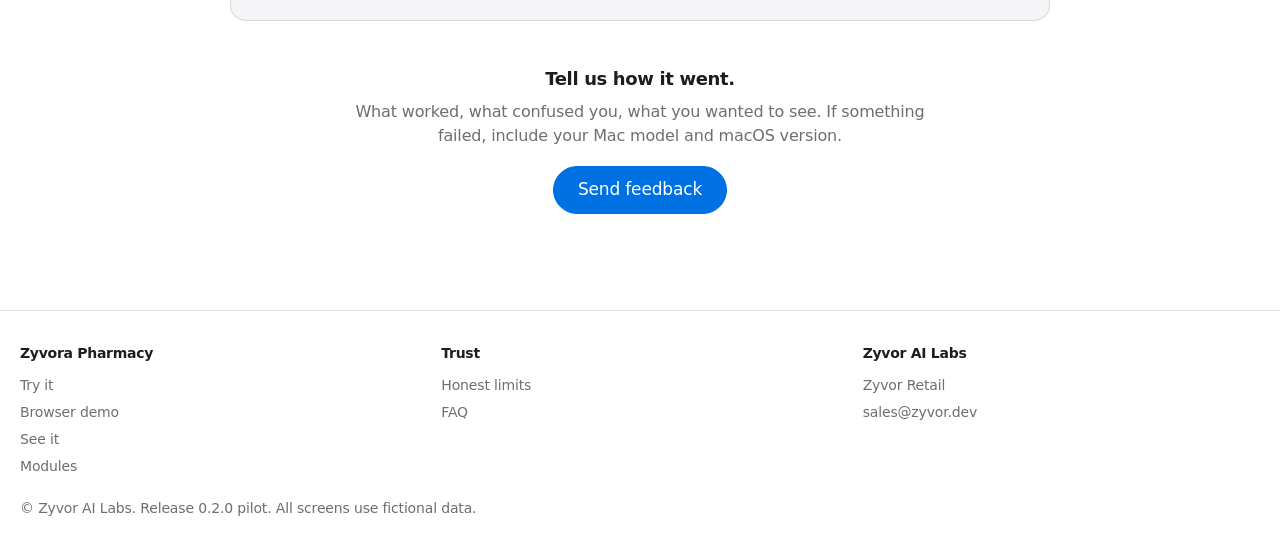
<file: try/index.html>
<!doctype html>
<html lang="en" data-theme="light">
<head>
<meta charset="utf-8"><meta name="viewport" content="width=device-width,initial-scale=1">
<title>Try it | Zyvora Pharmacy</title>
<meta name="description" content="Try Zyvora Pharmacy in your browser or on your own Mac in about five minutes: a download, a free 30-day trial key and a checklist. Fictional data only; not a certified tax system.">
<meta name="theme-color" content="#ffffff">
<link rel="canonical" href="https://zyvorai.github.io/zyvor-pharma-site/try/">
<link rel="icon" href="../assets/pharma.svg" type="image/svg+xml">
<meta property="og:type" content="website"><meta property="og:site_name" content="Zyvora Pharmacy"><meta property="og:title" content="Try it | Zyvora Pharmacy"><meta property="og:description" content="Try Zyvora Pharmacy in your browser or on your own Mac in about five minutes: a download, a free 30-day trial key and a checklist. Fictional data only; not a certified tax system."><meta property="og:url" content="https://zyvorai.github.io/zyvor-pharma-site/try/">
<meta name="twitter:card" content="summary">
<script src="../theme.js"></script>
<link rel="stylesheet" href="../site.css">
<link rel="stylesheet" href="try.css">
</head>
<body>
<a class="skip" href="#main">Skip to content</a>
<header class="bar">
  <a class="brand" href="../#top" aria-label="Zyvora Pharmacy home">
    <img class="logo" src="../assets/pharma.svg" alt="" width="32" height="32">
    <span class="wm"><b>zyvora</b> Pharmacy</span>
  </a>
  <nav id="sections" aria-label="Sections">
    <a class="nav-try" href="../try/">Try it</a><a href="../demo/">Browser demo</a><a href="../#see">See it</a><a href="../#modules">Modules</a><a href="../#honest">Honest limits</a><a href="../#faq">FAQ</a>
  </nav>
  <div class="bar-actions">
    <button id="theme" class="icon" type="button" aria-pressed="false" aria-label="Switch to dark mode">
      <svg class="i-moon" viewBox="0 0 24 24" aria-hidden="true"><path d="M20 14.5A8 8 0 1 1 9.5 4a6.5 6.5 0 0 0 10.5 10.5z"/></svg>
      <svg class="i-sun" viewBox="0 0 24 24" aria-hidden="true"><circle cx="12" cy="12" r="4"/><path d="M12 2v2M12 20v2M4.9 4.9l1.4 1.4M17.7 17.7l1.4 1.4M2 12h2M20 12h2M4.9 19.1l1.4-1.4M17.7 6.3l1.4-1.4"/></svg>
    </button>
    <a class="btn primary small" href="mailto:sales@zyvor.dev?subject=Zyvora%20Pharmacy%20pilot">Talk to us</a>
  </div>
</header>
<main id="main">
<section class="hero sub-hero" id="top">
  <p class="kicker">Try it</p>
  <h1>Try Zyvora Pharmacy on your <em>own Mac.</em></h1>
  <p class="lede">A download, a free 30-day trial key by email, and a pharmacy full of invented products to look around. Nothing leaves your computer. Mac (Apple silicon) and Windows 10/11 (x64).</p>
  <div class="cta"><a class="btn primary" href="https://github.com/zyvorai/zyvor-pharma-site/releases/download/v0.2.0/Zyvora-Pharmacy-0.2.0.dmg">Download for Mac (0.2.0)</a><a class="btn" href="../demo/">Would rather not install? Open the browser demo</a></div>
  <ul class="chips" aria-label="What to expect"><li class="ok">About 5 minutes</li><li>Runs on your Mac</li><li>Works offline</li><li class="warn">Fictional data only</li><li class="warn">Not a certified tax system</li></ul>
</section>

<section id="start">
  <div class="center"><p class="kicker">Steps</p><h2>From download to counter.</h2></div>
  <div class="grid two">
    <div class="card"><h3><span class="n">1</span> Download and open</h3><p>Download the DMG, open it and drag Zyvora Pharmacy to Applications. It is signed by Zyvor AI Labs and notarized by Apple. The first time you open it, macOS asks you to confirm: choose Open. Requires macOS 11 or later on an Apple silicon Mac. SHA-256: <code>2a273411f8f21fe5d98ce32e55ffac2fa8de7562770aa620d0e064eb5f92ba4a</code>.</p></div>
    <div class="card"><h3><span class="n">2</span> Get a free 30-day trial key</h3><p>Email <a href="mailto:sales@zyvor.dev?subject=Zyvora%20Pharmacy%2030-day%20trial%20key">sales@zyvor.dev</a> (subject: Zyvora Pharmacy 30-day trial key). In the app open Settings, Licence, paste the key and choose Activate key. It is checked on your Mac, offline. Every feature works with or without a key; nothing is ever switched off and your data is never held back.</p></div>
  </div>
  <p class="center small">The app opens with fictional sample products so you can look around. Do not enter real patient or business data until you have decided to run a pilot.</p>
</section>

<section id="drive">
  <div class="center"><p class="kicker">Step 5</p><h2>A pharmacist&rsquo;s test drive.</h2><p class="sub">Eight things to try, about fifteen minutes. Tick them off as you go; your ticks stay in this browser only.</p>
  <p class="progress" id="drive-progress" aria-live="polite"><span id="drive-count">0</span> of 8 tried</p></div>
  <ol class="drive">
<li class="tick"><label><input type="checkbox" data-k="drive-1"><span><b>Open the app</b></span></label><p>Open Zyvora Pharmacy from Applications.</p><p class="see"><span>You should see</span> The overview with what needs attention.</p></li>
<li class="tick"><label><input type="checkbox" data-k="drive-2"><span><b>Ring up a sale</b></span></label><p>Sales: search a product (try “para”), add it, take cash.</p><p class="see"><span>You should see</span> A bill number, GST split, and stock going down. The earliest-expiring batch is used first.</p><figure class="thumb"><img class="only-light" src="../shots/light-counter.jpg" alt="Ring up a sale" width="1440" height="900" loading="lazy"><img class="only-dark" src="../shots/dark-counter.jpg" alt="Ring up a sale, dark" width="1440" height="900" loading="lazy"></figure></li>
<li class="tick"><label><input type="checkbox" data-k="drive-3"><span><b>Sell a Schedule H1 medicine</b></span></label><p>Add Alprazolam: the app asks for the prescriber and records it in the register.</p><p class="see"><span>You should see</span> The Register screen shows a stock-out with the balance left.</p><figure class="thumb"><img class="only-light" src="../shots/light-register.jpg" alt="Sell a Schedule H1 medicine" width="1440" height="900" loading="lazy"><img class="only-dark" src="../shots/dark-register.jpg" alt="Sell a Schedule H1 medicine, dark" width="1440" height="900" loading="lazy"></figure></li>
<li class="tick"><label><input type="checkbox" data-k="drive-4"><span><b>Receive a delivery with free units</b></span></label><p>Purchasing → Orders: receive stock with “10 + 1”.</p><p class="see"><span>You should see</span> Paid and free units in stock; the cost per strip is spread over all of them.</p><figure class="thumb"><img class="only-light" src="../shots/light-orders.jpg" alt="Receive a delivery with free units" width="1440" height="900" loading="lazy"><img class="only-dark" src="../shots/dark-orders.jpg" alt="Receive a delivery with free units, dark" width="1440" height="900" loading="lazy"></figure></li>
<li class="tick"><label><input type="checkbox" data-k="drive-5"><span><b>Check expiry and reorder</b></span></label><p>Inventory shows near-expiry batches; Orders shows what to reorder and why.</p><p class="see"><span>You should see</span> Arithmetic on every line. Nothing is ordered until you submit.</p><figure class="thumb"><img class="only-light" src="../shots/light-stock.jpg" alt="Check expiry and reorder" width="1440" height="900" loading="lazy"><img class="only-dark" src="../shots/dark-stock.jpg" alt="Check expiry and reorder, dark" width="1440" height="900" loading="lazy"></figure></li>
<li class="tick"><label><input type="checkbox" data-k="drive-6"><span><b>Open GST returns</b></span></label><p>Operations → GST returns: pick the month.</p><p class="see"><span>You should see</span> Tax collected, input credit from supplier bills, tax to pay, and the JSON downloads.</p><figure class="thumb"><img class="only-light" src="../shots/light-gst.jpg" alt="Open GST returns" width="1440" height="900" loading="lazy"><img class="only-dark" src="../shots/dark-gst.jpg" alt="Open GST returns, dark" width="1440" height="900" loading="lazy"></figure></li>
<li class="tick"><label><input type="checkbox" data-k="drive-7"><span><b>Return stock to a supplier</b></span></label><p>Purchasing → Returns: send expired stock back, then record the credit note with its GST.</p><p class="see"><span>You should see</span> The credit note takes the tax back from the month’s input credit.</p></li>
<li class="tick"><label><input type="checkbox" data-k="drive-8"><span><b>Back it up</b></span></label><p>Admin → Backups: make an encrypted backup with a passphrase of your own.</p><p class="see"><span>You should see</span> A file you can restore on another computer.</p></li>
  </ol>
  <p class="center small">GST figures and files are worked out for you to check; Zyvora files nothing and is not certified GST software. Fictional data only.</p>
</section>

<section class="tint" id="after">
  <div class="center"><p class="kicker">Afterwards</p><h2>Take it away.</h2></div>
  <div class="grid two">
    <div class="card"><h3>Back up before you go further</h3><p>Admin, Backups makes an encrypted backup you can restore on another Mac.</p></div>
    <div class="card"><h3>Remove it</h3><p>Quit the app and drag Zyvora Pharmacy to the Bin. Its data folder is <code>~/Library/Application Support/dev.zyvor.zyvora</code>; delete it to remove the sample data.</p></div>
  </div>
</section>

<section id="help">
  <div class="center"><p class="kicker">If something goes wrong</p><h2>Common questions.</h2></div>
  <div class="faqs">
<details><summary>macOS says it cannot verify the app</summary><p>The app is notarized by Apple. The first time you open an app downloaded from the internet, macOS asks you to confirm: choose Open (or right-click the app and choose Open).</p></details>
<details><summary>Is there a Windows or Linux version?</summary><p>Windows 10/11 (x64): yes, an unsigned installer (see the <a href="../#install">download section</a>). Windows SmartScreen may show an unknown-publisher warning; choose More info, then Run anyway. A signed build is coming. Linux: no, but there is the <a href="../demo/">browser demo</a>.</p></details>
<details><summary>What happens when the 30-day trial key ends?</summary><p>Nothing is switched off and your data is never held back. Settings, Licence says the key has expired; email <a href="mailto:sales@zyvor.dev">sales@zyvor.dev</a> for a new one.</p></details>
<details><summary>Can I see the source instead?</summary><p>The application source is private. Ask <a href="mailto:sales@zyvor.dev?subject=Zyvora%20Pharmacy%20pilot">sales</a> what can be shared with evaluators.</p></details>
</div>
  <div class="center feedback"><h3>Tell us how it went.</h3><p>What worked, what confused you, what you wanted to see. If something failed, include your Mac model and macOS version.</p>
  <a class="btn primary" href="mailto:sales@zyvor.dev?subject=Zyvora%20Pharmacy%20trial%20feedback&amp;body=My%20Mac%20(model%20and%20macOS%20version)%3A%0A%0AWhat%20worked%3A%0A%0AWhat%20did%20not%3A%0A%0AAnything%20that%20failed%3A%0A">Send feedback</a></div>
</section>
</main>
<footer>
  <div class="cols">
    <div><h3>Zyvora Pharmacy</h3><a href="../try/">Try it</a><a href="../demo/">Browser demo</a><a href="../#see">See it</a><a href="../#modules">Modules</a></div>
    <div><h3>Trust</h3><a href="../#honest">Honest limits</a><a href="../#faq">FAQ</a></div>
    <div><h3>Zyvor AI Labs</h3><a href="https://zyvorai.github.io/zyvor-retail-site/">Zyvor Retail</a><a href="mailto:sales@zyvor.dev">sales@zyvor.dev</a></div>
  </div>
  <p>&copy; Zyvor AI Labs. Release 0.2.0 pilot. All screens use fictional data.</p>
</footer>
<script src="../site.js"></script>
<script src="try.js"></script>
</body>
</html>
</file>
<file: site.css>
/* Zyvora Pharmacy site. Tokens follow the product (apps/web/src/styles/tokens.css): white / #f5f5f7 tiles, black / #1d1d1f in dark, one blue, a green pulse. */
:root{
  color-scheme:light;
  --bg:#fff;--bg2:#f5f5f7;--text:#1d1d1f;--dim:#6e6e73;--line:rgba(60,60,67,.16);--glass:rgba(251,251,253,.8);
  --accent:#0071e3;--accent-h:#0077ed;--on-accent:#fff;--link:#0066cc;--sky:#0a6b99;--green:#1e7b34;--glow:rgba(0,113,227,.12);--glow2:rgba(52,199,89,.12);
  --ok-bg:#e8f8ec;--ok:#1e7b34;--warn-bg:#fff4e0;--warn:#8b3d00;
  --shadow:0 24px 60px -12px rgba(30,40,80,.28);--focus:0 0 0 4px rgba(0,113,227,.3);
  --font:-apple-system,BlinkMacSystemFont,"SF Pro Text","SF Pro Display","Segoe UI",Roboto,system-ui,sans-serif;--mono:ui-monospace,"SF Mono",Menlo,Consolas,monospace;
}
[data-theme="dark"]{
  color-scheme:dark;
  --bg:#000;--bg2:#1d1d1f;--text:#f5f5f7;--dim:#a1a1a6;--line:rgba(255,255,255,.16);--glass:rgba(22,22,23,.8);
  --accent-h:#147ce5;--link:#2997ff;--sky:#64d2ff;--green:#30d158;--glow:rgba(41,151,255,.20);--glow2:rgba(48,209,88,.14);
  --ok-bg:rgba(48,209,88,.14);--ok:#30d158;--warn-bg:rgba(255,159,10,.14);--warn:#ffd60a;--shadow:0 30px 80px -10px rgba(0,0,0,.7);--focus:0 0 0 4px rgba(41,151,255,.45);
}
*{box-sizing:border-box}
html{scroll-behavior:smooth;scroll-padding-top:72px}
body{margin:0;background:var(--bg);color:var(--text);font:16px/1.5 var(--font);letter-spacing:-.01em;-webkit-font-smoothing:antialiased;position:relative}
[hidden]{display:none!important}
a{color:var(--link)}code{font-family:var(--mono)}
:focus-visible{outline:none;box-shadow:var(--focus);border-radius:8px}
.skip{position:absolute;left:12px;top:-60px;z-index:50;background:var(--bg2);padding:10px 16px;border-radius:99px}.skip:focus{top:12px}

.bar{position:sticky;top:0;z-index:20;display:flex;align-items:center;gap:16px;padding:8px max(20px,calc((100% - var(--wrap))/2));background:var(--glass);-webkit-backdrop-filter:saturate(180%) blur(20px);backdrop-filter:saturate(180%) blur(20px);border-bottom:1px solid var(--line)}
.brand{display:flex;align-items:center;gap:10px;color:inherit;text-decoration:none;font-weight:400;letter-spacing:-.02em;font-size:19px}.brand .wm b{font-weight:650}
.logo{width:32px;height:32px}
#sections{display:flex;gap:2px;margin-left:8px;overflow-x:auto;scrollbar-width:none;flex:1}
#sections::-webkit-scrollbar{display:none}
#sections a{display:inline-flex;align-items:center;min-height:44px;padding:0 12px;color:var(--dim);text-decoration:none;border-radius:99px;white-space:nowrap}
#sections a:hover{color:var(--text)}
#sections a[aria-current="true"]{color:var(--text);background:var(--bg2);font-weight:600}
.bar-actions{display:flex;align-items:center;gap:8px}
.btn{display:inline-flex;align-items:center;justify-content:center;min-height:44px;padding:0 20px;border-radius:99px;border:1px solid var(--line);color:var(--text);text-decoration:none;font:inherit;font-weight:590;background:var(--bg2);cursor:pointer}
.btn:hover{background:var(--line)}.btn.small{min-height:36px;padding:0 14px}
.btn.primary{background:var(--accent);border-color:transparent;color:var(--on-accent)}.btn.primary:hover{background:var(--accent-h)}
button.icon{width:44px;height:44px;border-radius:99px;border:1px solid var(--line);background:transparent;color:var(--text);display:grid;place-items:center;cursor:pointer}
button.icon:hover{background:var(--bg2)}
button.icon svg{width:18px;height:18px;fill:none;stroke:currentColor;stroke-width:1.8;stroke-linecap:round;stroke-linejoin:round}
.i-sun{display:none}[data-theme="dark"] .i-sun{display:block}[data-theme="dark"] .i-moon{display:none}

main{width:min(var(--wrap),calc(100% - 40px));margin:0 auto}
section{padding:72px 0}
h1{margin:10px auto 0;max-width:15ch;font-size:clamp(40px,7.4vw,78px);line-height:1.03;letter-spacing:-.045em}
h1 em{font-style:normal;background:linear-gradient(90deg,var(--accent),var(--sky));-webkit-background-clip:text;background-clip:text;color:transparent}
h2{margin:0;font-size:clamp(28px,3.8vw,42px);letter-spacing:-.035em;line-height:1.1}h3{margin:0 0 6px;font-size:18px;letter-spacing:-.02em}
.kicker{margin:0 0 8px;color:var(--sky);font-size:13px;font-weight:600;letter-spacing:.08em;text-transform:uppercase}
.lede{max-width:62ch;margin:18px auto 0;color:var(--dim);font-size:20px}.lede strong{color:var(--text)}
.sub{max-width:70ch;color:var(--dim);font-size:18px;margin:10px 0 0}
.center{text-align:center}.center .sub{margin-inline:auto}
body::before{content:"";position:absolute;inset:0 0 auto 0;height:760px;z-index:-1;pointer-events:none;background:radial-gradient(700px 380px at 20% 0,var(--glow),transparent 70%),radial-gradient(700px 380px at 82% 0,var(--glow2),transparent 70%)}
.hero{text-align:center;padding-top:80px;padding-bottom:24px}
.cta{display:flex;gap:14px;justify-content:center;align-items:center;margin:28px 0 0;flex-wrap:wrap}
.chips{display:flex;flex-wrap:wrap;gap:8px;justify-content:center;list-style:none;margin:26px 0 0;padding:0}
.chips li{font-size:14px;font-weight:600;padding:5px 14px;border-radius:99px;border:1px solid var(--line);background:var(--bg2)}
.chips .ok{color:var(--ok);background:var(--ok-bg);border-color:transparent}.chips .warn{color:var(--warn);background:var(--warn-bg);border-color:transparent}
.hero-img{display:block;width:100%;height:auto;margin:40px 0 0;border-radius:24px;border:1px solid var(--line);box-shadow:var(--shadow)}

.band{display:grid;grid-template-columns:repeat(4,1fr);border-block:1px solid var(--line);padding:0}
.band div{padding:26px 20px;border-left:1px solid var(--line)}.band div:first-child{border-left:0}
.band b{display:block;font-size:34px;letter-spacing:-.03em}.band span{color:var(--dim);font-size:14px}
.foot{margin:12px 0 0;color:var(--dim);font-size:13px}

.grid{display:grid;grid-template-columns:repeat(3,1fr);gap:16px;margin-top:28px}.grid.two{grid-template-columns:repeat(2,1fr)}
.card{background:var(--bg2);border:1px solid var(--line);border-radius:20px;padding:24px}.card p{margin:0;color:var(--dim);font-size:15px}.card ul{margin:10px 0 0;padding-left:18px;color:var(--dim);font-size:15px}
.card .tag{margin-bottom:12px}
.tag{display:inline-block;font-size:12px;font-weight:700;padding:2px 10px;border-radius:99px;margin-right:6px}.t-g{color:var(--ok);background:var(--ok-bg)}.t-a{color:var(--warn);background:var(--warn-bg)}.t-b{color:var(--link);background:var(--glow)}.t-d{color:var(--dim);background:var(--line)}
.pic{display:block;width:100%;height:auto;margin-top:28px}.pic img{display:block;width:100%;height:auto;border-radius:20px;border:1px solid var(--line)}

.controls{display:flex;flex-wrap:wrap;gap:10px;justify-content:center;margin-top:24px}
.seg{display:inline-flex;gap:2px;padding:3px;border-radius:99px;background:var(--bg2);border:1px solid var(--line);max-width:100%;overflow-x:auto}
.seg button{min-height:40px;padding:0 16px;border:0;border-radius:99px;background:transparent;color:var(--dim);font:600 14px var(--font);cursor:pointer;white-space:nowrap}
.seg button:hover{color:var(--text)}
.seg button[aria-checked="true"]{background:var(--bg);color:var(--text);box-shadow:0 1px 3px rgba(0,0,0,.18)}
.shot{margin:26px 0 0}.shot img{display:block;width:100%;height:auto;border-radius:20px;border:1px solid var(--line);box-shadow:var(--shadow);transition:opacity .18s}.shot img.swap{opacity:.35}
figcaption{margin-top:12px;color:var(--dim);font-size:14px;text-align:center}

table{width:100%;border-collapse:separate;border-spacing:0;margin-top:26px;border:1px solid var(--line);border-radius:20px;overflow:hidden;background:var(--bg2)}
th,td{text-align:left;padding:14px 18px;border-bottom:1px solid var(--line);font-size:15px;vertical-align:top}th{font-size:12px;letter-spacing:.08em;text-transform:uppercase;color:var(--dim)}tr:last-child td{border-bottom:0}td:first-child{font-weight:600}

.tiers{display:grid;grid-template-columns:repeat(3,1fr);gap:16px;margin-top:28px}
.tier{background:var(--bg2);border:1px dashed var(--line);border-radius:20px;padding:24px}.tier h3{font-size:22px}.tier .price{font-size:30px;font-weight:700;letter-spacing:-.03em;margin:8px 0}.tier p,.tier li{color:var(--dim);font-size:15px}.tier ul{padding-left:18px;margin:10px 0 0}
.todo{display:inline-block;font-size:12px;font-weight:700;letter-spacing:.06em;text-transform:uppercase;color:var(--warn);background:var(--warn-bg);padding:3px 10px;border-radius:99px}

details{background:var(--bg2);border:1px solid var(--line);border-radius:16px;padding:0 20px;margin-top:12px}
summary{cursor:pointer;list-style:none;padding:18px 0;font-weight:600;font-size:17px;min-height:44px}summary::-webkit-details-marker{display:none}
summary::after{content:"+";float:right;color:var(--dim);font-weight:400}details[open] summary::after{content:"\2212"}
details p{margin:0 0 18px;color:var(--dim)}

.final{text-align:center;padding:84px 0}
footer{border-top:1px solid var(--line);margin-top:24px;padding:32px max(20px,calc((100% - var(--wrap))/2));color:var(--dim);font-size:14px}footer p{margin:6px 0}
footer .cols{display:grid;grid-template-columns:repeat(3,1fr);gap:24px;margin-bottom:18px}footer h3{margin:0 0 8px;color:var(--text);font-size:14px}footer a{color:var(--dim);display:block;padding:3px 0;text-decoration:none}footer a:hover{color:var(--text)}

.js-rv .rv{opacity:0;transform:translateY(14px);transition:opacity .6s cubic-bezier(.28,.11,.32,1),transform .6s cubic-bezier(.28,.11,.32,1)}.js-rv .rv.in{opacity:1;transform:none}
@media (max-width:900px){
  #sections a{display:none}.bar-actions .btn:not(.primary){display:none}
  .band{grid-template-columns:1fr 1fr}.band div:nth-child(3){border-left:0}.band div:nth-child(n+3){border-top:1px solid var(--line)}
  .grid,.grid.two,.tiers,footer .cols{grid-template-columns:1fr}
  td:first-child{white-space:normal}section{padding:52px 0}
}
@media (prefers-reduced-motion:reduce){html{scroll-behavior:auto}.js-rv .rv{opacity:1;transform:none;transition:none}.shot img{transition:none}}
@media print{.bar,.controls,footer .cols{display:none}.js-rv .rv{opacity:1;transform:none}}
/* theme-aware images: the site's own toggle decides, not just the OS setting */
[data-theme="dark"] .only-light,[data-theme="light"] .only-dark{display:none!important}

/* ---- apple.com-style refinements: blue pill buttons, "Learn more ›" links, full-bleed tinted bands, big type */
.btn{font-size:17px;min-height:48px;padding:0 24px;background:transparent;border:1px solid var(--accent);color:var(--link);font-weight:500}
.btn:hover{background:var(--glow)}
.btn.primary{background:var(--accent);border-color:var(--accent);color:var(--on-accent)}.btn.primary:hover{background:var(--accent-h);border-color:var(--accent-h)}
.btn.small{min-height:36px;font-size:14px;padding:0 16px}
.more{display:inline-block;margin-top:18px;color:var(--link);font-size:19px;text-decoration:none}.more::after{content:" \203A"}.more:hover{text-decoration:underline}
h1{font-size:clamp(44px,8vw,88px);letter-spacing:-.05em;font-weight:700}
h2{font-size:clamp(32px,4.6vw,56px);letter-spacing:-.04em;font-weight:700}
.sub{font-size:21px}.lede{font-size:22px}
section.tint{background:var(--bg2);box-shadow:0 0 0 100vmax var(--bg2);clip-path:inset(0 -100vmax)}
.tint .card,.tint table,.tint details,.tint .seg{background:var(--bg)}
.tint .seg button[aria-checked="true"]{background:var(--bg2)}
.window{margin:44px auto 0;border-radius:22px;border:1px solid var(--line);box-shadow:var(--shadow);overflow:hidden;background:var(--bg)}
.window .dots{display:flex;gap:7px;padding:12px 16px;border-bottom:1px solid var(--line);background:var(--bg2)}.window .dots i{width:11px;height:11px;border-radius:50%;background:var(--line)}
.window img{display:block;width:100%;height:auto}
.hero .foot{text-align:center}
.card h3{font-size:21px}
.band b{font-size:44px;letter-spacing:-.04em}

.sub-hero{padding-block:72px 8px;text-align:center}.sub-hero .lede{margin-inline:auto;max-width:60ch}.card ul{padding-left:20px}.card li{margin:6px 0;color:var(--dim);font-size:15px}.limits{max-width:820px;margin:24px auto 0}
.clip{margin:0;position:relative}.clip img{width:100%;height:auto;border-radius:16px;border:1px solid var(--line);display:block}
.clip figcaption{margin-top:10px;color:var(--dim);font-size:15px;text-align:center}
.clip .play{position:absolute;left:50%;top:calc(50% - 20px);transform:translate(-50%,-50%);min-width:84px;min-height:44px;border-radius:999px;border:0;background:var(--accent);color:var(--on-accent);font-weight:600;font-size:16px;font-family:inherit;cursor:pointer;box-shadow:0 6px 24px rgba(0,0,0,.25)}
.clip .play:hover{filter:brightness(1.08)}.clip.on .play{display:none}

.cmd{margin:20px auto 0;max-width:980px;padding:16px 20px;background:var(--bg2);border:1px solid var(--line);border-radius:14px;overflow-x:auto;font:14px/1.6 var(--mono);white-space:pre}.cmd code{user-select:all}.cmd:focus-visible{outline:none;box-shadow:var(--focus)}#install .grid.two{max-width:980px;margin-inline:auto}p.small{font-size:13px;color:var(--dim);max-width:70ch;margin:24px auto 0}
#install .card code,#install p.small code{overflow-wrap:anywhere}

.nav-try{color:var(--accent)!important;font-weight:700}.try-band{padding-block:56px}.try-band .pic{display:block;max-width:1280px;margin:28px auto 0}.try-band .pic img{display:block;width:100%;height:auto}

kbd{font:600 13px var(--mono);background:var(--bg);border:1px solid var(--line);border-bottom-width:2px;border-radius:7px;padding:1px 7px;color:var(--text)}

#demo .grid+.center{margin-top:48px}#demo .cta{margin-bottom:8px}

/* ---- v0.5: Z brand, hero mark and walkthrough */
.logo{border-radius:23%}
.hero-z{display:block;margin:0 auto 22px;border-radius:23%;box-shadow:0 14px 44px rgba(214,36,107,.30)}
@keyframes zdraw{from{stroke-dashoffset:1}to{stroke-dashoffset:0}}
.z-draw .z-stroke{stroke-dasharray:1;stroke-dashoffset:1;animation:zdraw .7s cubic-bezier(.22,.61,.36,1) .2s forwards}
.walk{margin:28px auto 0;max-width:1280px}
.walk video{display:block;width:100%;height:auto;aspect-ratio:8/5;border-radius:16px;border:1px solid var(--line);background:#000;box-shadow:var(--shadow)}
.walk figcaption{margin-top:10px;color:var(--dim);font-size:15px;text-align:center}
.walk-text{max-width:720px;margin:18px auto 0;text-align:left}
.walk-text summary{cursor:pointer;color:var(--link);font-weight:500}
.walk-text ol{margin:12px 0 0;padding-left:22px;color:var(--dim);line-height:1.6}
.z-draw .z-tear{opacity:0;animation:tearin .35s cubic-bezier(.22,.61,.36,1) .85s forwards}
@keyframes tearin{to{opacity:1}}
@media(prefers-reduced-motion:reduce){.z-draw .z-stroke{animation:none;stroke-dashoffset:0}.z-draw .z-tear{animation:none;opacity:1}}

/* ---- v0.6.1: use the width of the screen. Text keeps a readable measure; screens, grids and cards spread out. */
:root{--wrap:1440px}
@media(min-width:1800px){:root{--wrap:1640px}}
#faq details,#honest table,#install .small{max-width:980px;margin-inline:auto}

.tags{display:flex;flex-wrap:wrap;gap:6px;list-style:none;margin:14px 0 0;padding:0}.tags li{font-size:12.5px;font-weight:600;padding:3px 10px;border-radius:99px;border:1px solid var(--line);background:var(--bg);color:var(--dim)}.tint .tags li{background:var(--bg2)}.who{margin-top:18px}
</file>
<file: assets/zyvor-buyer.css>
/* Adapter for the Zyvora Pharmacy site tokens (--bg, --bg2, --text, --dim, --line, --accent, --link). */
:root,[data-theme]{--surface:var(--bg2);--bg-alt:var(--bg2);--accent-btn:var(--accent);--radius:20px;--maxw:1120px}
.buyer .btn.ghost{background:transparent}
.buy-pointer .btn.ghost{background:transparent}
.buy-pointer .cta{display:flex;flex-wrap:wrap;gap:12px;justify-content:center;align-items:center}
.buy-pointer .textlink{display:inline-flex;align-items:center;min-height:44px}
.buyer .sub a{display:inline-flex;align-items:center;min-height:32px}
.outcomes,.buy-pointer{margin-left:auto;margin-right:auto}
.tint .tile{background:var(--bg)}
/* Zyvor Pages buyer kit v1. Plain CSS, no fonts, no scripts, no trackers.
   Layer on top of assets/landing.css (it reuses its tokens: --bg, --text, --dim,
   --line, --surface, --accent-btn, --on-accent, --link, --focus, --radius).
   Dark and light follow prefers-color-scheme. Motion respects prefers-reduced-motion.
   Per product, set only --accent-btn / --accent-ink on :root. See snippet.html. */

/* Buyer panel: the three actions, directly under the hero text */
.buyer{max-width:760px;margin:32px auto 0;padding:20px;text-align:left;
  background:var(--surface);border:1px solid var(--line);border-radius:var(--radius);
  box-shadow:0 1px 2px rgba(0,0,0,.06),0 18px 40px -22px rgba(0,0,0,.35)}
.buyer .actions{display:grid;gap:12px;grid-template-columns:1fr}
.buyer .actions .btn{width:100%;font-size:17px;min-height:48px;padding:0 20px;text-align:center}
.buyer .actions .btn.primary{font-weight:600}
.buyer .sub{margin:12px 0 0;font-size:14px;color:var(--dim);text-align:center}
.buyer .sub a{color:var(--link)}
.buyer .trust{display:flex;gap:10px;align-items:flex-start;margin:16px 0 0;padding-top:16px;border-top:1px solid var(--line);font-size:15px;line-height:1.4}
.buyer .trust svg{flex:none;width:20px;height:20px;margin-top:1px;color:var(--accent-btn)}
.buyer .reqs{margin:8px 0 0;padding-left:30px;font-size:14px;color:var(--dim)}
@media (min-width:640px){
  .buyer{padding:24px}
  .buyer .actions{grid-template-columns:1.3fr 1fr 1fr}
}
.buyer .btn.ghost{color:var(--link)}

/* Outcome tiles: three benefits, each a plain sentence */
.outcomes{max-width:var(--maxw);margin:0 auto;padding:72px 20px 0}
.outcomes h2{margin:0 0 28px;text-align:center;font-size:clamp(28px,4.2vw,44px);line-height:1.1;font-weight:700;letter-spacing:-.03em;text-wrap:balance}
.tiles{display:grid;gap:16px;grid-template-columns:1fr;list-style:none;margin:0;padding:0}
@media (min-width:768px){.tiles{grid-template-columns:repeat(3,1fr)}}
.tile{background:var(--bg-alt);border:1px solid var(--line);border-radius:var(--radius);padding:28px;border-top:4px solid var(--accent-btn)}
.tile h3{margin:0 0 10px;font-size:22px;line-height:1.2;font-weight:650;letter-spacing:-.02em}
.tile p{margin:0;color:var(--dim);font-size:17px;line-height:1.45}

/* Pricing pointer: no prices on this page, the catalog on zyvor.dev is the source */
.buy-pointer{max-width:760px;margin:0 auto;padding:72px 20px;text-align:center}
.buy-pointer h2{margin:0 0 12px;font-size:clamp(28px,4.2vw,44px);line-height:1.1;font-weight:700;letter-spacing:-.03em}
.buy-pointer p{margin:0 auto 8px;max-width:52ch;color:var(--dim);font-size:18px}
.buy-pointer .cta{margin-top:24px}

/* Footer helpers */
.footer .links a{display:inline-flex;align-items:center;min-height:32px}

/* Small screens: keep targets large, avoid horizontal scroll */
@media (max-width:480px){
  .buyer{margin-left:-4px;margin-right:-4px}
}
@media (prefers-reduced-motion:reduce){.buyer,.tile{transition:none}}
@media (forced-colors:active){.tile{border:1px solid CanvasText}.buyer{border:1px solid CanvasText}}
</file>
<file: demo/assets/index-BsPxzOBV.css>
:root{--font:-apple-system, BlinkMacSystemFont, "SF Pro Text", "Inter", "Segoe UI", system-ui, sans-serif;--bg:#f5f5f7;--surface:#fff;--surface-tint:#eef4ff;--text:#1d1d1f;--text-secondary:#6e6e73;--border:#e8e8ed;--accent:#0066d6;--accent-contrast:#fff;--warn:#9a5000;--ok:#1a7f4b;--danger:#c4261d;--radius-sm:10px;--radius-md:20px;--radius-lg:24px;--shadow:0 12px 50px #182b4a0a;--ease-spring:cubic-bezier(.22, 1, .36, 1);--dur:.22s}@media (prefers-color-scheme:dark){:root:not([data-theme=light]){--bg:#141416;--surface:#202023;--surface-tint:#172a42;--text:#f5f5f7;--text-secondary:#a1a1a6;--border:#37373e;--accent:#4a9bff;--accent-contrast:#000;--warn:#ffb340;--ok:#4cd788;--danger:#ff6961;--shadow:0 1px 2px #0006}}:root[data-theme=dark]{--bg:#141416;--surface:#202023;--surface-tint:#172a42;--text:#f5f5f7;--text-secondary:#a1a1a6;--border:#37373e;--accent:#4a9bff;--accent-contrast:#000;--warn:#ffb340;--ok:#4cd788;--danger:#ff6961;--shadow:0 1px 2px #0006}@media (prefers-reduced-motion:reduce){:root{--dur:0s}}body{background:var(--bg);color:var(--text);font-family:var(--font);-webkit-font-smoothing:antialiased;letter-spacing:-.011em;margin:0}.zy-card{background:var(--surface);border:1px solid var(--border);border-radius:var(--radius-md);box-shadow:var(--shadow)}.zy-btn{appearance:none;font:inherit;cursor:pointer;background:var(--accent);color:var(--accent-contrast);transition:transform var(--dur) var(--ease-spring), opacity var(--dur);border:0;border-radius:999px;padding:10px 18px;font-weight:600}.zy-btn:hover{opacity:.92}.zy-btn:disabled{opacity:.45;cursor:not-allowed}.zy-btn:disabled:hover{opacity:.45}.zy-btn:disabled:active{transform:none}.zy-btn[data-variant=quiet]:hover{opacity:1;background:var(--surface-tint)}.zy-btn:active{transform:scale(.97)}.zy-btn:focus-visible,.zy-tab:focus-visible{outline:2px solid var(--accent);outline-offset:2px}.zy-btn[data-variant=quiet]{color:var(--accent);background:0 0}.zy-badge{background:var(--surface-tint);color:var(--accent);border-radius:999px;padding:2px 10px;font-size:12px;font-weight:600;display:inline-block}.zy-badge[data-tone=warn]{color:var(--warn)}.zy-badge[data-tone=ok]{color:var(--ok)}.zy-badge[data-tone=danger]{color:var(--danger)}.zy-tabs{border-bottom:1px solid var(--border);gap:28px;display:flex}.zy-tab{appearance:none;font:inherit;cursor:pointer;color:var(--text-secondary);background:0 0;border:0;border-bottom:2px solid #0000;padding:18px 0}.zy-tab[aria-selected=true]{color:var(--text);border-bottom-color:var(--accent)}.zy-stat{padding:20px}.zy-stat__label{color:var(--text-secondary);font-size:13px}.zy-stat__value{margin:6px 0 2px;font-size:28px;font-weight:700}.zy-stat__hint{color:var(--text-secondary);font-size:12px}.zy-shell{margin:0;padding:0 clamp(16px,4vw,48px) 48px}.zy-top{z-index:40;background:var(--bg);margin:0 calc(-1*clamp(16px,4vw,48px));padding:0 clamp(16px,4vw,48px);position:sticky;top:0}.zy-header{justify-content:space-between;align-items:center;gap:16px;min-height:72px;display:flex}.zy-brand{letter-spacing:.08em;align-items:center;gap:10px;font-weight:750;display:flex}.zy-brand__logo{color:var(--accent);font-size:26px;line-height:1}.zy-brand__sub{letter-spacing:-.02em;border-left:1px solid var(--border);padding-left:12px;font-weight:400}.zy-controls{align-items:center;gap:8px;font-size:13px;display:flex}.zy-icon-btn{appearance:none;cursor:pointer;font:inherit;color:var(--text);background:0 0;border:0;border-radius:999px;padding:6px 8px;font-size:20px;line-height:1}.zy-icon-btn:hover{background:var(--surface-tint)}.zy-icon-btn:focus-visible{outline:2px solid var(--accent);outline-offset:2px}.zy-avatar{background:var(--surface-tint);width:32px;height:32px;color:var(--accent);border-radius:50%;place-items:center;font-size:12px;font-weight:650;display:grid}.zy-nav{border-top:1px solid var(--border);border-bottom:1px solid var(--border);background:var(--surface);margin:0 calc(-1*clamp(16px,4vw,48px));padding:0 clamp(16px,4vw,48px)}.zy-nav .zy-tabs{scrollbar-width:none;border-bottom:0;overflow-x:auto}.zy-nav .zy-tab:first-child{margin-left:auto}.zy-nav .zy-tab:last-child{margin-right:auto}.zy-nav .zy-tab{white-space:nowrap;flex:none}.zy-subnav{flex-wrap:wrap;gap:8px;margin:20px 0 0;display:flex}.zy-pill{appearance:none;cursor:pointer;font:inherit;background:var(--surface);color:var(--text-secondary);border:1px solid var(--border);border-radius:999px;padding:8px 16px;font-size:13px}.zy-pill[aria-selected=true]{background:var(--text);color:var(--surface);border-color:var(--text)}.zy-pill:focus-visible{outline:2px solid var(--accent);outline-offset:2px}.zy-eyebrow{letter-spacing:.12em;text-transform:uppercase;color:var(--text-secondary);margin:36px 0 0;font-size:11px;font-weight:650}.zy-title{letter-spacing:-.045em;margin:8px 0 24px;font-size:clamp(30px,4vw,42px);font-weight:650;line-height:1.13}.zy-footer{border-top:1px solid var(--border);letter-spacing:.06em;color:var(--text-secondary);flex-wrap:wrap;justify-content:space-between;gap:12px;margin-top:48px;padding-top:20px;font-size:11px;display:flex}.zy-hero{border:1px solid var(--border);background:linear-gradient(110deg, var(--surface) 40%, var(--surface-tint));border-radius:24px;justify-content:space-between;align-items:center;gap:24px;margin-top:8px;padding:30px 35px;display:flex;overflow:hidden}.zy-hero h2{letter-spacing:-.03em;margin:10px 0;font-size:27px}.zy-hero p{max-width:460px;color:var(--text-secondary);margin:0;line-height:1.6}.zy-orb{flex:none;place-items:center;width:240px;height:140px;display:grid;position:relative}.zy-orb:before{content:"";border:28px solid #0071e324;border-radius:50%;width:125px;height:125px;position:absolute}.zy-pill-art{background:linear-gradient(90deg,#fff 50%,#147de8 50%);border:1px solid #ffffff80;border-radius:40px;width:150px;height:61px;position:relative;transform:rotate(-33deg);box-shadow:8px 23px 27px #244a8b21}@media (width<=760px){.zy-orb{display:none}.zy-hero{padding:22px}}@media (height<=900px){.zy-orb{display:none}.zy-hero{padding:18px 28px}.zy-hero h2{margin:6px 0;font-size:22px}}.zy-split{grid-template-columns:1.5fr 1fr;gap:22px;margin-top:22px;display:grid}@media (width<=900px){.zy-split{grid-template-columns:1fr}}.zy-bars{align-items:flex-end;gap:14px;height:125px;padding-top:10px;display:flex}.zy-bar{background:#0071e338;border-radius:6px 6px 0 0;flex:1;min-height:4px}.zy-bar[data-today=true]{background:var(--accent)}.zy-days{color:var(--text-secondary);justify-content:space-around;margin-top:10px;font-size:11px;display:flex}.zy-grid{grid-template-columns:repeat(auto-fit,minmax(220px,1fr));gap:16px;margin-top:24px;display:grid}.zy-input{box-sizing:border-box;width:100%;font:inherit;color:var(--text);background:var(--surface);border:1px solid var(--border);border-radius:var(--radius-sm);margin:24px 0 12px;padding:12px 16px}.zy-input:focus-visible{outline:2px solid var(--accent);outline-offset:1px}.zy-list{margin:0 0 24px;padding:0;list-style:none}.zy-row{border-bottom:1px solid var(--border);justify-content:space-between;align-items:center;gap:12px;padding:10px 0;display:flex}.zy-basket{padding:20px}.zy-auth{flex-direction:column;gap:4px;max-width:420px;margin:16vh auto 0;display:flex}.zy-auth .zy-input{margin:4px 0 8px}.zy-login{grid-template-columns:minmax(0,1.05fr) minmax(0,1fr);min-height:100vh;display:grid}.zy-login__brand{color:#fff;background:radial-gradient(60% 50% at 85% 10%,#78beff59,#0000 70%),radial-gradient(50% 45% at 10% 95%,#00d6a038,#0000 70%),linear-gradient(145deg,#062a66 0%,#0a4aa8 55%,#0057b8 100%);align-items:center;padding:56px;display:flex;position:relative;overflow:hidden}.zy-login__brand:after{content:"";pointer-events:none;opacity:.5;background-image:radial-gradient(#ffffff1f 1px,#0000 1.5px);background-size:22px 22px;position:absolute;inset:0;-webkit-mask-image:linear-gradient(120deg,#0000 20%,#000 90%);mask-image:linear-gradient(120deg,#0000 20%,#000 90%)}.zy-login__brand-inner{z-index:1;max-width:480px;position:relative}.zy-login__logo{letter-spacing:-.02em;align-items:center;gap:14px;font-size:22px;font-weight:650;display:flex}.zy-login__mark{color:#fff;flex:none}.zy-login__headline{letter-spacing:-.03em;margin:44px 0 28px;font-size:clamp(28px,3.4vw,42px);font-weight:700;line-height:1.12}.zy-login__points{gap:14px;margin:0;padding:0;list-style:none;display:grid}.zy-login__points li{color:#fffffff0;align-items:flex-start;gap:12px;font-size:16px;line-height:1.45;display:flex}.zy-login__points svg{color:#fff;flex:none;margin-top:2px}.zy-login__side{background:var(--bg);justify-content:center;align-items:center;padding:32px 24px;display:flex}.zy-login__card{box-sizing:border-box;flex-direction:column;gap:4px;width:100%;max-width:420px;padding:36px 32px;display:flex}.zy-login__card h2{letter-spacing:-.025em;margin:0;font-size:28px}.zy-login__sub{color:var(--text-secondary);margin:4px 0 20px}.zy-login__card label{margin-top:6px;font-size:14px;font-weight:600}.zy-login__card .zy-input{margin:6px 0 10px;padding:13px 16px}.zy-login__card .zy-btn{margin-top:8px;padding:13px 18px}.zy-login__pw{position:relative}.zy-login__pw .zy-input{padding-right:72px}.zy-login__reveal{appearance:none;color:var(--accent);font:inherit;cursor:pointer;background:0 0;border:0;border-radius:8px;margin-top:-2px;padding:8px 10px;font-size:14px;font-weight:600;position:absolute;top:50%;right:8px;transform:translateY(-50%)}.zy-login__reveal:hover{background:var(--surface-tint)}.zy-login__reveal:focus-visible,.zy-login__fill:focus-visible{outline:2px solid var(--accent);outline-offset:1px}.zy-login__caps{color:var(--warn);margin:0 0 6px;font-size:13px}.zy-login__demo{border-radius:var(--radius-sm);background:var(--surface-tint);border:1px dashed var(--accent);gap:6px;margin-bottom:14px;padding:12px 14px;font-size:14px;display:grid}.zy-login__demo code{-webkit-user-select:all;user-select:all;font-family:ui-monospace,SFMono-Regular,Menlo,monospace;font-weight:700}.zy-login__fill{appearance:none;background:var(--accent);color:var(--accent-contrast);font:inherit;cursor:pointer;border:0;border-radius:999px;justify-self:start;padding:6px 14px;font-size:13px;font-weight:600}.zy-login__or{color:var(--text-secondary);align-items:center;gap:12px;margin:14px 0 6px;font-size:13px;display:flex}.zy-login__or:before,.zy-login__or:after{content:"";background:var(--border);flex:1;height:1px}.zy-login__help{text-align:center;margin:18px 0 0}@media (prefers-reduced-motion:no-preference){.zy-login__card{animation:zy-login-in .42s var(--ease-spring) both}.zy-login__points li{animation:zy-login-in .52s var(--ease-spring) both}.zy-login__points li:nth-child(2){animation-delay:60ms}.zy-login__points li:nth-child(3){animation-delay:.12s}.zy-login__points li:nth-child(4){animation-delay:.18s}}@keyframes zy-login-in{0%{opacity:0;transform:translateY(10px)}to{opacity:1;transform:none}}@media (width<=900px){.zy-login{grid-template-columns:1fr;min-height:0}.zy-login__brand{padding:28px 24px}.zy-login__headline{margin:20px 0 0;font-size:24px}.zy-login__points{display:none}.zy-login__side{align-items:flex-start;padding:24px 16px 40px}.zy-login__card{padding:28px 22px}}.zy-error{color:var(--danger);margin:4px 0;font-size:14px}.zy-hint{color:var(--text-secondary);font-size:13px}.zy-sr{clip:rect(0 0 0 0);white-space:nowrap;width:1px;height:1px;position:absolute;overflow:hidden}.zy-account{align-items:center;gap:8px;font-size:14px;display:flex}.zy-user{flex-wrap:wrap}.zy-inline{align-items:center;gap:8px;width:100%;display:flex}.zy-inline .zy-input{margin:0}select{font:inherit;color:var(--text);background:var(--surface);border:1px solid var(--border);border-radius:var(--radius-sm);padding:6px 10px}.zy-scroll{margin-top:16px;overflow-x:auto}.zy-table{border-collapse:collapse;width:100%;font-size:14px}.zy-table th,.zy-table td{text-align:left;border-bottom:1px solid var(--border);vertical-align:top;padding:10px 12px}.zy-table th{color:var(--text-secondary);font-weight:600}code{word-break:break-all;font-family:ui-monospace,SFMono-Regular,Menlo,monospace;font-size:12px}.zy-receipt-overlay{-webkit-backdrop-filter:blur(5px);backdrop-filter:blur(5px);z-index:50;background:#00000073;justify-content:center;align-items:center;padding:16px;display:flex;position:fixed;inset:0}.zy-receipt-panel{flex-direction:column;min-width:min(360px,100%);max-height:100%;padding:16px;display:flex}.zy-receipt-actions{justify-content:flex-end;gap:8px;padding-bottom:12px;display:flex}.zy-receipt-scroll{color:#000;border-radius:var(--radius-sm);background:#fff;padding:12px;overflow:auto}.zy-receipt-sheet{letter-spacing:0;color:#000;background:#fff;margin:0 auto;font:12px/1.35 ui-monospace,SFMono-Regular,Menlo,Consolas,monospace}.zy-receipt-sheet[data-paper="80mm"]{width:76mm}.zy-receipt-sheet[data-paper="58mm"]{width:54mm;font-size:10px}.zy-receipt-sheet[data-paper=A4]{width:180mm;font-size:13px}.zy-receipt-sheet header{text-align:center}.zy-receipt-sheet h2{margin:0 0 4px;font-size:1.3em}.zy-receipt-sheet p{margin:2px 0}.zy-receipt-title{font-weight:700;margin-top:6px!important}.zy-receipt-meta{border-top:1px dashed #000;margin:8px 0;padding-top:6px}.zy-receipt-meta div{justify-content:space-between;gap:8px;display:flex}.zy-receipt-meta dt{margin:0}.zy-receipt-meta dd{text-align:right;margin:0}.zy-receipt-sheet table{border-collapse:collapse;width:100%}.zy-receipt-sheet th,.zy-receipt-sheet td{text-align:right;vertical-align:top;padding:2px 0 2px 6px}.zy-receipt-sheet th:first-child,.zy-receipt-sheet td:first-child{text-align:left;padding-left:0}.zy-receipt-sheet thead th{border-top:1px dashed #000;border-bottom:1px dashed #000;font-weight:700}.zy-receipt-sheet td small{opacity:.8;display:block}.zy-receipt-total{border-top:1px dashed #000;justify-content:space-between;padding-top:4px;font-size:1.2em;display:flex;margin-top:4px!important}.zy-receipt-gst{margin-top:6px;font-size:.9em}.zy-receipt-einvoice{flex-direction:column;align-items:center;margin-top:8px;display:flex}.zy-receipt-note{text-align:center;font-size:.9em;margin-top:8px!important}.zy-settings label{margin-top:8px;font-weight:600;display:block}.zy-settings .zy-input{margin:4px 0}@media print{body *{visibility:hidden}.zy-receipt-sheet,.zy-receipt-sheet *{visibility:visible}.zy-receipt-overlay,.zy-receipt-panel,.zy-receipt-scroll{box-shadow:none;background:0 0;border:0;max-height:none;padding:0;display:block;position:static;overflow:visible}.zy-receipt-sheet{margin:0;position:absolute;top:0;left:0}.zy-receipt-actions{display:none}}.zy-demo-banner{text-align:center;background:var(--surface-tint);color:var(--text-secondary);margin:0;padding:8px 16px;font-size:13px}.zy-palette-backdrop{-webkit-backdrop-filter:blur(5px);backdrop-filter:blur(5px);z-index:50;background:#00000059;justify-content:center;align-items:flex-start;padding-top:12vh;display:flex;position:fixed;inset:0}.zy-palette{width:min(32rem,100vw - 2rem)}.zy-palette ul{max-height:50vh;margin:8px 0 0;padding:0;list-style:none;overflow:auto}.zy-palette li{cursor:pointer;border-radius:8px;padding:8px 10px}.zy-palette li[aria-selected=true]{background:var(--accent);color:var(--accent-contrast)}.zy-order-sheet{font-family:system-ui,sans-serif}.zy-order-sheet th:nth-child(2),.zy-order-sheet td:nth-child(2),.zy-order-sheet th:nth-child(3),.zy-order-sheet td:nth-child(3){text-align:left}.zy-order-sign{text-align:center;border-top:1px solid #000;width:14rem;padding-top:4px;margin-top:48px!important;margin-left:auto!important}.zy-sr-only{clip:rect(0 0 0 0);white-space:nowrap;border:0;width:1px;height:1px;margin:-1px;padding:0;position:absolute;overflow:hidden}.zy-table-wrap{margin:0 0 24px;overflow-x:auto}.zy-table{border-collapse:collapse;width:100%}.zy-table th{text-align:left;color:var(--text-secondary);border-bottom:1px solid var(--border);padding:8px 12px 8px 0;font-size:12px;font-weight:600}.zy-table td{border-bottom:1px solid var(--border);vertical-align:middle;padding:10px 12px 10px 0}.zy-table [data-align=end]{text-align:right;padding-right:0}.zy-toasts{z-index:60;flex-direction:column;gap:8px;max-width:min(24rem,100vw - 32px);display:flex;position:fixed;bottom:16px;right:16px}.zy-toast{border-radius:var(--radius-sm);background:var(--surface);color:var(--text);border:1px solid var(--border);border-left:4px solid var(--ok);box-shadow:var(--shadow);animation:zy-toast-in var(--dur) var(--ease-spring);justify-content:space-between;align-items:center;gap:8px;padding:10px 12px 10px 16px;display:flex}.zy-toast[data-tone=warn]{border-left-color:var(--warn)}.zy-toast[data-tone=danger]{border-left-color:var(--danger)}@keyframes zy-toast-in{0%{opacity:0;transform:translateY(8px)}}.zy-drawer-backdrop{-webkit-backdrop-filter:blur(5px);backdrop-filter:blur(5px);z-index:50;background:#00000059;justify-content:flex-end;display:flex;position:fixed;inset:0}.zy-drawer{border-radius:var(--radius-md) 0 0 var(--radius-md);width:min(26rem,100vw);height:100%;animation:zy-drawer-in var(--dur) var(--ease-spring);padding:16px;overflow:auto}.zy-drawer:focus-visible{outline:none}.zy-drawer-head{justify-content:space-between;align-items:center;display:flex}.zy-drawer-head h2{margin:0;font-size:1.1rem}@keyframes zy-drawer-in{0%{opacity:0;transform:translate(24px)}}.zy-counter{grid-template-columns:minmax(0,1.6fr) minmax(280px,1fr);align-items:start;gap:24px;display:grid}.zy-counter__side{position:sticky;top:16px}.zy-counter .zy-input{margin-top:0}@media (width<=820px){.zy-counter{grid-template-columns:1fr}.zy-counter__side{position:static}}.zy-catalog{grid-template-columns:repeat(auto-fill,minmax(210px,1fr));gap:14px;margin:16px 0 0;padding:0;list-style:none;display:grid}.zy-product{background:var(--surface);border:1px solid var(--border);border-radius:16px;flex-direction:column;gap:6px;padding:18px;display:flex}.zy-product__symbol{background:var(--surface-tint);width:44px;height:44px;color:var(--accent);border-radius:12px;place-items:center;margin-bottom:8px;font-size:18px;font-weight:700;display:grid}.zy-product__badges{flex-wrap:wrap;gap:6px;min-height:4px;display:flex}.zy-product__foot{justify-content:space-between;align-items:center;gap:8px;margin-top:auto;padding-top:10px;display:flex}.zy-product__price{letter-spacing:-.02em;font-size:17px;font-weight:650}.zy-product .zy-btn{padding:8px 16px}.zy-chart,.zy-barlist{--viz-1:#2a78d6}@media (prefers-color-scheme:dark){:root:not([data-theme=light]) .zy-chart,:root:not([data-theme=light]) .zy-barlist{--viz-1:#3987e5}}:root[data-theme=dark] .zy-chart,:root[data-theme=dark] .zy-barlist{--viz-1:#3987e5}.zy-chart__plot{gap:8px;height:220px;display:flex}.zy-chart__y{color:var(--text-secondary);text-align:right;flex-direction:column;justify-content:space-between;min-width:36px;height:calc(100% + 12px);font-size:11px;display:flex;transform:translateY(-6px)}.zy-chart__cols{border-radius:6px;flex:1;align-items:stretch;gap:6px;display:flex;position:relative}.zy-chart__cols:focus-visible{outline:2px solid var(--accent);outline-offset:4px}.zy-chart__grid{pointer-events:none;flex-direction:column;justify-content:space-between;display:flex;position:absolute;inset:0}.zy-chart__grid i{border-top:1px solid var(--border);display:block}.zy-chart__slot{flex:1;justify-content:center;align-items:flex-end;min-width:0;display:flex;position:relative}.zy-chart__bar{background:var(--viz-1);width:100%;max-width:24px;min-height:2px;transition:filter var(--dur);border-radius:4px 4px 0 0}.zy-chart__slot[data-active=true] .zy-chart__bar{filter:brightness(1.15)}.zy-chart__tip{z-index:3;white-space:nowrap;background:var(--surface);color:var(--text);border:1px solid var(--border);box-shadow:var(--shadow);pointer-events:none;border-radius:10px;flex-direction:column;align-items:center;gap:2px;padding:6px 10px;font-size:12px;display:flex;position:absolute;left:50%;transform:translate(-50%)}.zy-chart__tip strong{font-size:13px}.zy-chart__tip span{color:var(--text-secondary)}.zy-chart__slot:first-child .zy-chart__tip{align-items:flex-start;left:0;transform:none}.zy-chart__slot:last-child .zy-chart__tip{align-items:flex-end;left:auto;right:0;transform:none}.zy-chart__x{color:var(--text-secondary);gap:6px;margin:10px 0 0 44px;font-size:11px;display:flex}.zy-chart__x span{text-align:center;white-space:nowrap;flex:1;min-width:0;overflow:visible}.zy-chart__empty{margin:12px 0 0 44px}.zy-barlist{gap:14px;margin:0;padding:0;list-style:none;display:grid}.zy-barlist li{grid-template-columns:minmax(90px,1fr) minmax(0,2.2fr) auto;align-items:center;gap:12px;font-size:13px;display:grid}.zy-barlist__label{text-overflow:ellipsis;white-space:nowrap;overflow:hidden}.zy-barlist__track{align-items:center;height:18px;display:flex}.zy-barlist__bar{background:var(--viz-1);border-radius:0 4px 4px 0;max-width:100%;height:14px;display:block}.zy-barlist__value{font-variant-numeric:tabular-nums;text-align:right;min-width:72px;font-weight:600}.zy-chartcard{padding:24px}.zy-chartcard header{flex-wrap:wrap;justify-content:space-between;gap:12px;margin-bottom:20px;display:flex}.zy-chartcard h2{letter-spacing:-.02em;margin:0;font-size:18px}.zy-chartcard header p{margin:4px 0 0}.zy-chartcard__tools{flex-wrap:wrap;align-items:center;gap:8px;display:flex}.zy-chartcard__tools [role=group]{gap:6px;display:flex}.zy-pill[aria-pressed=true]{background:var(--text);color:var(--surface);border-color:var(--text)}.zy-stack{gap:22px;margin-top:22px;display:grid}.zy-two{grid-template-columns:repeat(2,minmax(0,1fr));gap:22px;display:grid}@media (width<=900px){.zy-two{grid-template-columns:1fr}}.zy-qtyfields{flex-wrap:wrap;align-items:flex-end;gap:10px;display:inline-flex}.zy-qtyfields label{color:var(--text-secondary);flex-direction:column;gap:3px;font-size:11px;display:flex}.zy-qty{width:4.5rem;font:inherit;color:var(--text);background:var(--surface);border:1px solid var(--border);text-align:right;border-radius:10px;padding:8px 10px;font-size:14px}.zy-qty:focus-visible{outline:2px solid var(--accent);outline-offset:1px}.zy-product__price small{color:var(--text-secondary);font-size:12px;font-weight:400}.zy-packedrow{flex-wrap:wrap;align-items:flex-start}.zy-return-sign{justify-content:space-between;gap:24px;margin-top:24px;display:flex}.zy-return-sign .zy-order-sign{width:14rem;margin:48px 0 0!important}.zy-returncard{gap:10px;padding:20px;display:grid}.zy-returncard header{flex-wrap:wrap;justify-content:space-between;align-items:baseline;gap:8px;display:flex}.zy-returncard h3{margin:0}.zy-pickrow{border-bottom:1px solid var(--border);grid-template-columns:auto minmax(0,1fr) auto;align-items:center;gap:12px;padding:10px 0;display:grid}.zy-pickrow.is-on{background:var(--surface-tint);border-radius:12px;margin:0 -12px;padding:10px 12px}.zy-receiveline{grid-template-columns:minmax(7rem,14rem) minmax(10rem,auto) auto minmax(7rem,10rem);align-items:end;gap:8px;margin:6px 0;display:grid}.zy-receiveline .zy-input{margin:0}@media (width<=640px){.zy-receiveline{grid-template-columns:1fr}}.zy-actions{margin:4px 0 0}.zy-pay{border:0;border-top:1px solid var(--border);margin:12px 0 8px;padding:10px 0 0}.zy-pay legend{letter-spacing:.08em;text-transform:uppercase;color:var(--text-secondary);padding:0 6px 0 0;font-size:12px;font-weight:650}.zy-pay__modes{flex-wrap:wrap;gap:6px;display:flex}.zy-pay__mode{border:1px solid var(--border);cursor:pointer;background:var(--surface);border-radius:999px;align-items:center;gap:6px;padding:6px 14px;font-size:14px;display:inline-flex}.zy-pay__mode[data-on=true]{background:var(--text);color:var(--surface);border-color:var(--text)}.zy-pay__mode input{accent-color:var(--accent)}.zy-pay__split{gap:8px;margin-top:10px;display:grid}.zy-pay__split label{justify-content:space-between;align-items:center;gap:10px;display:flex}.zy-shiftbar{background:var(--surface-tint);color:var(--text-secondary);border-radius:12px;margin:0 0 12px;padding:8px 14px;font-size:13px}.zy-shiftbar[data-open=false]{color:var(--text)}.zy-figures{grid-template-columns:repeat(auto-fit,minmax(150px,1fr));gap:12px 20px;margin:4px 0;display:grid}.zy-figures div{flex-direction:column;gap:2px;display:flex}.zy-figures dt{color:var(--text-secondary);font-size:12px}.zy-figures dd{letter-spacing:-.02em;font-variant-numeric:tabular-nums;margin:0;font-size:18px;font-weight:650}.zy-cust{border-top:1px solid var(--border);margin:12px 0 0;padding-top:8px}.zy-cust summary{cursor:pointer;color:var(--text-secondary);font-size:13px}.zy-cust label{margin-top:8px;font-size:13px;display:block}.zy-cust .zy-input{margin:4px 0 0}.zy-pre{background:var(--surface-tint);white-space:pre;border-radius:10px;margin:8px 0 0;padding:12px;font:12px/1.35 ui-monospace,SFMono-Regular,Menlo,Consolas,monospace;overflow-x:auto}.zy-labelform{color:#1d1d1f;--text:#1d1d1f;--text-secondary:#6e6e73;--surface:#fff;--surface-tint:#eef4ff;--border:#e8e8ed;--accent:#0066d6;gap:10px;margin-bottom:14px;display:grid}.zy-labelrow{grid-template-columns:minmax(8rem,1fr) minmax(10rem,2fr) auto;align-items:center;gap:8px;display:grid}.zy-labelrow .zy-input{margin:0}@media (width<=640px){.zy-labelrow{grid-template-columns:1fr}}.zy-labels{font-family:system-ui,sans-serif;width:auto!important}.zy-label{box-sizing:border-box;break-inside:avoid;page-break-after:always;border:1px dashed #999;margin:0 0 8px;padding:6px 8px;line-height:1.25}.zy-label p{margin:0;font-size:9px}.zy-labels[data-paper=label-50x30] .zy-label{width:50mm;min-height:30mm}.zy-labels[data-paper=label-75x50] .zy-label{width:75mm;min-height:50mm}.zy-labels[data-paper=label-75x50] .zy-label p{font-size:11px}.zy-label .zy-label__shop{letter-spacing:.04em;text-transform:uppercase;font-size:9px;font-weight:700}.zy-label .zy-label__drug{font-size:11px;font-weight:700}.zy-labels[data-paper=label-75x50] .zy-label .zy-label__drug{font-size:14px}.zy-label .zy-label__dir{margin:2px 0;font-size:11px;font-weight:600}.zy-labels[data-paper=label-75x50] .zy-label .zy-label__dir{font-size:13px}@media print{.zy-label{border:0;margin:0}}.zy-scanfields{grid-template-columns:minmax(12rem,2fr) minmax(7rem,1fr) minmax(9rem,1fr) auto auto auto;align-items:end;gap:10px;display:grid}.zy-scanfields label{color:var(--text-secondary);flex-direction:column;gap:3px;font-size:12px;display:flex}.zy-scanfields .zy-input{margin:0}@media (width<=900px){.zy-scanfields{grid-template-columns:1fr 1fr}}progress{width:100%;max-width:24rem;accent-color:var(--accent)}.zy-wrap{flex-wrap:wrap;align-items:flex-start}.zy-rx-lines{flex-basis:100%;gap:8px;margin:4px 0 6px;padding:0;list-style:none;display:grid}.zy-rx-line{background:var(--surface-2,var(--surface));border:1px solid var(--border);border-radius:10px;grid-template-columns:minmax(0,1fr) minmax(160px,260px);align-items:start;gap:6px 12px;padding:8px 10px;display:grid}.zy-rx-line .zy-hint{margin:0}@media (width<=560px){.zy-rx-line{grid-template-columns:1fr}}.zy-rx-draft{grid-template-columns:minmax(0,2fr) minmax(70px,90px) minmax(0,2fr);align-items:end;gap:8px;margin-bottom:8px;display:grid}@media (width<=560px){.zy-rx-draft{grid-template-columns:1fr}}.zy-key{border:1px dashed var(--border);background:var(--surface-2,var(--surface));overflow-wrap:anywhere;-webkit-user-select:all;user-select:all;border-radius:10px;padding:10px 12px;font-family:ui-monospace,SFMono-Regular,Menlo,monospace;font-size:13px;display:block}.zy-codes{grid-template-columns:repeat(auto-fill,minmax(150px,1fr));gap:8px;margin:8px 0;padding:0;list-style:none;display:grid}.zy-card a:not(.zy-btn){color:var(--accent);text-decoration:underline}a.zy-btn{text-align:center;text-decoration:none;display:inline-block}
</file>
<file: try/try.css>
/* The /try/ page. Same tokens as ../site.css. */
.oseg{display:inline-flex;gap:2px;padding:3px;border-radius:99px;background:var(--bg2);border:1px solid var(--line);max-width:100%}
.oseg button{min-height:44px;padding:0 22px;border:0;border-radius:99px;background:transparent;color:var(--dim);font:600 15px var(--font);cursor:pointer;white-space:nowrap}
.oseg button:hover{color:var(--text)}
.oseg button[aria-checked="true"]{background:var(--bg);color:var(--text);box-shadow:0 1px 3px rgba(0,0,0,.18)}
.oseg button:focus-visible{outline:none;box-shadow:var(--focus)}
.pic img{display:block;width:100%;height:auto}
.try-strip{display:block;max-width:1100px;margin:36px auto 0}
.os-panel{max-width:980px;margin:32px auto 0}.os-panel h3{margin:0 0 6px}
.os-panel[hidden]{display:none!important}
.note{border-radius:12px;padding:12px 16px;margin:12px 0}.note.warn{background:var(--warn-bg);color:var(--warn)}
.cmdrow{position:relative;margin:16px 0 0}.cmdrow .cmd{margin:0;max-width:none;padding-right:104px}
.copy{position:absolute;right:10px;top:50%;transform:translateY(-50%);min-height:38px;padding:0 16px;border:0;border-radius:99px;background:var(--accent);color:var(--on-accent);font:600 14px var(--font);cursor:pointer}
.copy:hover{background:var(--accent-h)}.copy:focus-visible{outline:none;box-shadow:var(--focus)}
.copy.done{background:var(--green)}
.step{display:grid;grid-template-columns:1fr 1.3fr;gap:44px;align-items:center;max-width:1100px;margin:64px auto 0}
.step.flip{grid-template-columns:1.3fr 1fr}.step.flip>div{order:2}
.step h3{display:flex;gap:12px;align-items:center;font-size:24px;margin:0 0 10px}
.step p{color:var(--dim);margin:0}
.n{display:inline-grid;place-items:center;flex:none;width:34px;height:34px;border-radius:50%;background:var(--accent);color:var(--on-accent);font-size:16px;font-weight:700}
.step .clip{margin:0}
.shot img{border:1px solid var(--line);border-radius:14px}
.progress{margin:10px 0 0;font-size:15px;color:var(--dim)}.progress #drive-count{font-weight:700;color:var(--text)}
.drive{list-style:none;padding:0;margin:32px auto 0;max-width:900px;display:grid;gap:14px}
.drive li{background:var(--bg);border:1px solid var(--line);border-radius:18px;padding:18px 22px}
.tick label{display:flex;gap:14px;align-items:center;font-size:19px;cursor:pointer;letter-spacing:-.01em}
.tick input{width:24px;height:24px;flex:none;accent-color:var(--accent);cursor:pointer}
.tick input:focus-visible{outline:none;box-shadow:var(--focus)}
.tick:has(input:checked){border-color:var(--green)}.tick:has(input:checked) b{text-decoration:line-through;text-decoration-color:var(--dim)}
.drive p{margin:10px 0 0 38px;color:var(--dim);font-size:16px}
.see span{font-weight:600;color:var(--ok);margin-right:6px}
.thumb{margin:14px 0 0 38px}.thumb img{width:100%;height:auto;border-radius:12px;border:1px solid var(--line)}
kbd{font:600 13px var(--mono);padding:2px 7px;border-radius:6px;border:1px solid var(--line);background:var(--bg2)}
.faqs{max-width:820px;margin:28px auto 0}.faqs code,.card code,.os-panel code,.drive code{font-size:.92em;background:var(--bg2);border-radius:6px;padding:1px 6px}
.feedback{margin-top:44px}.feedback p{max-width:60ch;margin:8px auto 18px;color:var(--dim)}
.nav-try{color:var(--accent)!important;font-weight:700}
.words{margin:14px 0 0;padding-left:20px;color:var(--dim);font-size:15px}.words li{margin:4px 0}.words b{color:var(--text)}
@media (max-width:860px){.step,.step.flip{grid-template-columns:1fr;gap:20px}.step.flip>div{order:0}.thumb,.drive p{margin-left:0}.cmdrow .cmd{padding-right:16px;padding-bottom:62px}.copy{top:auto;bottom:10px;transform:none;right:10px}}
@media (prefers-reduced-motion:reduce){.tick,.copy{transition:none}}
.cmdrow .cmd{white-space:pre-wrap;overflow-wrap:anywhere;word-break:break-all}
@media (max-width:640px){.pic.where{display:none}}
</file>
